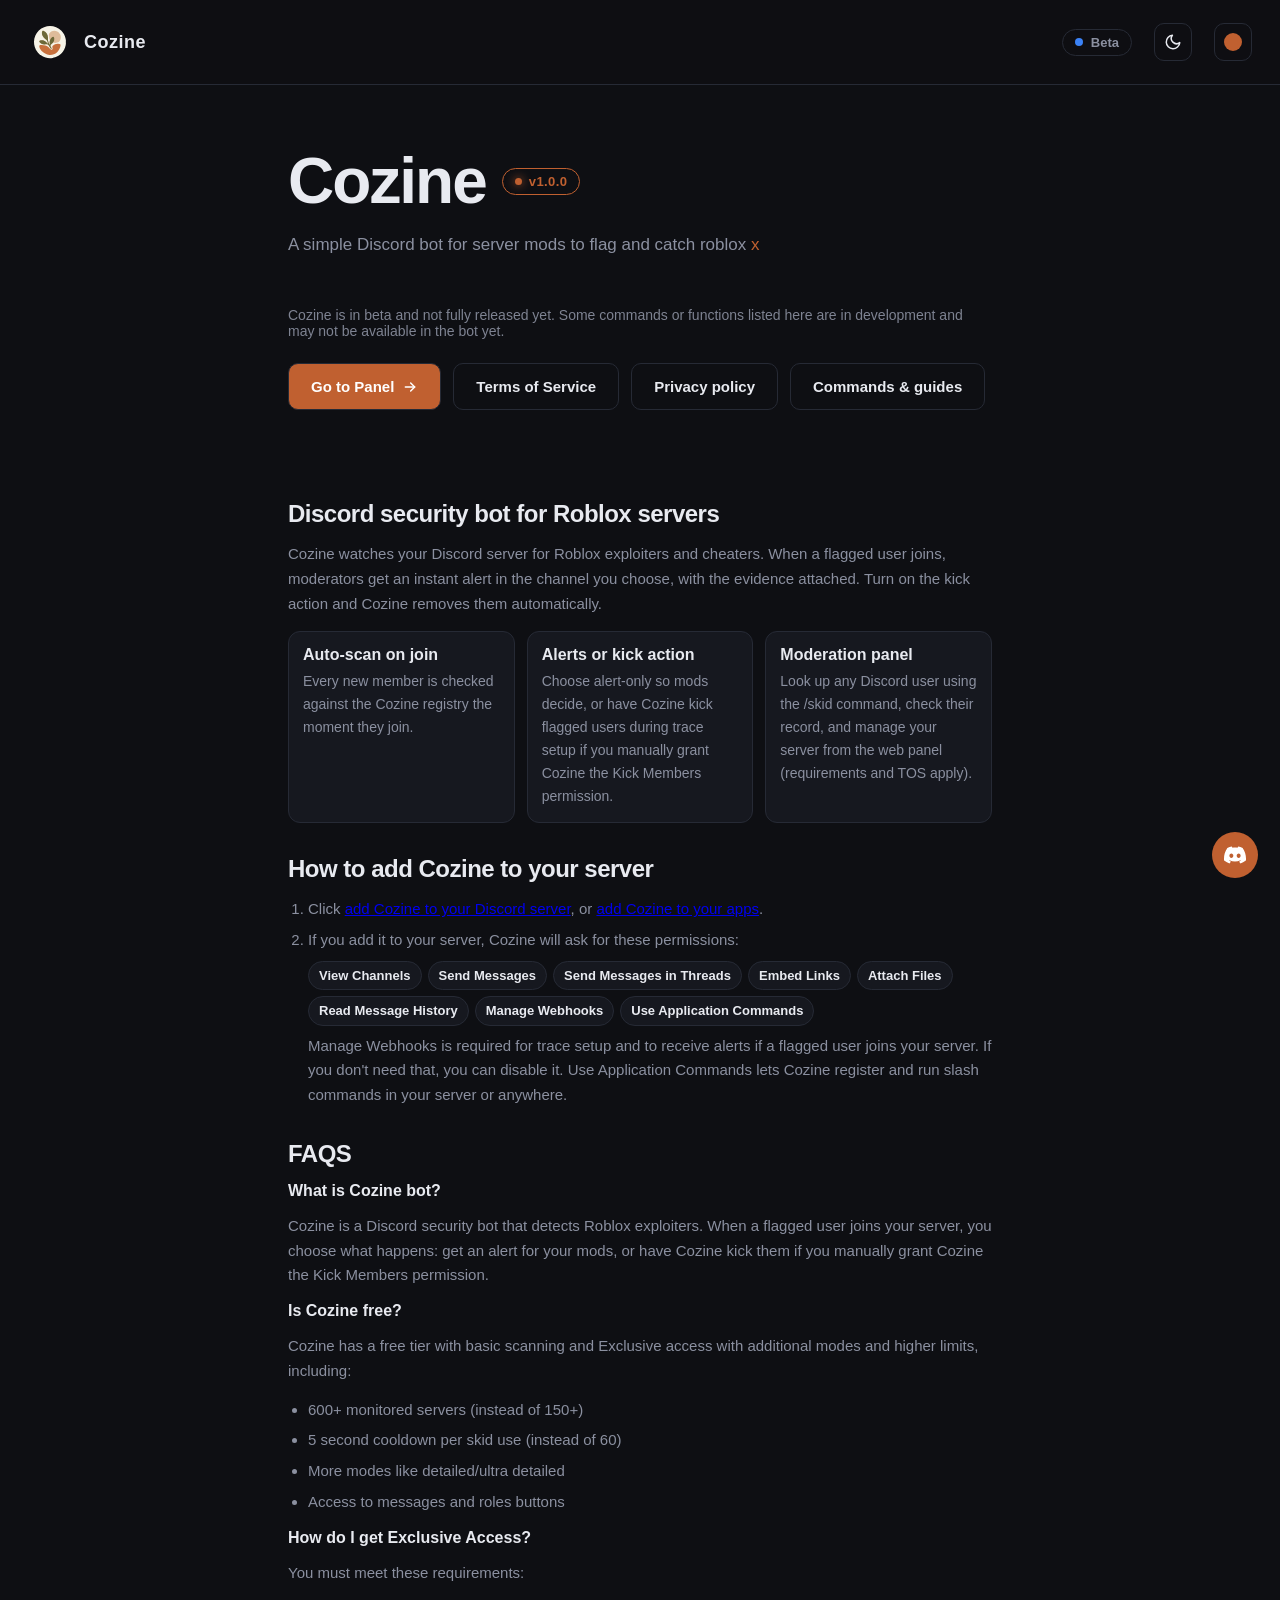
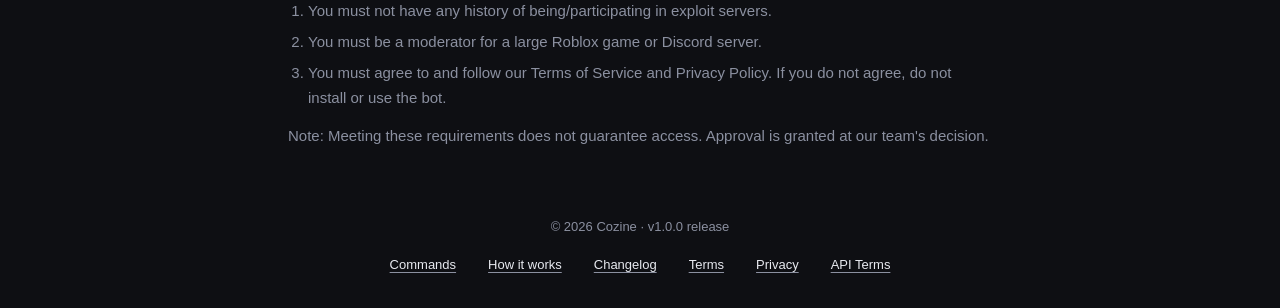
<file: index.html>
<!DOCTYPE html>
<html lang="en">
<head>
  <meta charset="UTF-8">
  <meta name="viewport" content="width=device-width, initial-scale=1.0">
  <title>Cozine - Roblox Exploiter Detection for Discord Servers</title>
  <link rel="icon" href="static/CozineLogo.svg">
  <link rel="stylesheet" href="style.css?v=20261116b">

  <meta name="description" content="Cozine is a Discord bot that helps server mods flag Roblox exploiters. Scan users on join, get alerts in your server, and review flagged accounts first.">
  <meta name="keywords" content="Cozine, Cozine bot, cozine xyz, discord bot, discord security bot, roblox exploiter detection, roblox cheaters, anti exploit discord bot, server moderation bot, roblox exploit checker">
  <meta name="robots" content="index, follow">
  <meta name="theme-color" content="#0e0f13">
  <link rel="canonical" href="https://cozine.xyz/">

  <meta property="og:title" content="Cozine - Discord Security Bot for Roblox Exploiter Detection">
  <meta property="og:description" content="Cozine flags Roblox exploiters automatically. Auto-scan members on join, alert mods, and keep your Discord server safe.">
  <meta property="og:url" content="https://cozine.xyz/">
  <meta property="og:type" content="website">
  <meta property="og:site_name" content="Cozine">
  <meta property="og:image" content="https://cozine.xyz/static/embedimage.png">
  <meta property="og:image:alt" content="Cozine - Discord bot for Roblox exploiter detection">

  <meta name="twitter:card" content="summary_large_image">
  <meta name="twitter:title" content="Cozine - Discord Security Bot for Roblox Exploiter Detection">
  <meta name="twitter:description" content="Auto-scan Discord members for Roblox exploits. Alerts, optional kick actions, and a moderation panel.">
  <meta name="twitter:image" content="https://cozine.xyz/static/embedimage.png">

  <link rel="discord:component-embed" type="application/json" href="https://cozine.xyz/static/embeds.json">

  <script type="application/ld+json">
  {
    "@context": "https://schema.org",
    "@type": "SoftwareApplication",
    "name": "Cozine",
    "alternateName": "Cozine Bot",
    "operatingSystem": "Discord",
    "applicationCategory": "UtilitiesApplication",
    "description": "Cozine is a Discord security bot that flags Roblox exploiters. Auto-scan new members, alert moderators, and keep servers safe.",
    "url": "https://cozine.xyz/",
    "offers": { "@type": "Offer", "price": "0", "priceCurrency": "USD" }
  }
  </script>
  <script type="application/ld+json">
  {
    "@context": "https://schema.org",
    "@type": "FAQPage",
    "mainEntity": [
      {
        "@type": "Question",
        "name": "What is Cozine bot?",
        "acceptedAnswer": { "@type": "Answer", "text": "Cozine is a Discord security bot that detects Roblox exploiters. When a flagged user joins your server, you choose what happens: get an alert for your mods, or have Cozine kick them if you manually grant Cozine the Kick Members permission." }
      },
      {
        "@type": "Question",
        "name": "Is Cozine free?",
        "acceptedAnswer": { "@type": "Answer", "text": "Cozine has a free tier with basic scanning and Exclusive access with additional modes and higher limits, including: 600+ monitored servers (instead of 150+), 5 second cooldown per skid use (instead of 60), more modes like detailed and ultra detailed, and access to messages and roles buttons." }
      }
    ]
  }
  </script>
</head>
<body>
  <div id="progress"></div>
  <header class="site-head">
    <span class="logo-ring"><img class="logo" src="static/CozineLogo.svg" alt="Cozine"></span>
    <a class="brand" href="https://cozine.xyz">Cozine</a>
    <span class="status" id="siteStatus" data-state="blue"><span class="dot"></span>Beta</span>
    <button id="themeToggle" class="theme-toggle" aria-label="Toggle theme">
      <svg class="i-sun" width="18" height="18" viewBox="0 0 24 24" fill="none" stroke="currentColor" stroke-width="2" stroke-linecap="round"><circle cx="12" cy="12" r="4"/><path d="M12 2v2M12 20v2M2 12h2M20 12h2M4.9 4.9l1.4 1.4M17.7 17.7l1.4 1.4M4.9 19.1l1.4-1.4M17.7 6.3l1.4-1.4"/></svg>
      <svg class="i-moon" width="18" height="18" viewBox="0 0 24 24" fill="none" stroke="currentColor" stroke-width="2" stroke-linecap="round" stroke-linejoin="round"><path d="M21 12.8A9 9 0 1 1 11.2 3a7 7 0 0 0 9.8 9.8z"/></svg>
    </button>
  </header>

  <main class="hero">
    <div class="title-row">
      <h1>Cozine</h1>
      <span class="badge" tabindex="0" aria-label="Version 1.0.0 changelog">
        <span class="badge-text">v1.0.0</span>
        <span class="badge-more">What's new</span>
        <span class="badge-pin" aria-hidden="true"><img src="static/Pin.png" alt="Pinned"></span>
        <div class="changelog">
          <div class="changelog-head">v1.0.0</div>
          <ul>
            <li>Beta release of the Cozine website and panel.</li>
          </ul>
        </div>
      </span>
    </div>
    <p class="tag">A simple Discord bot for server mods to flag and catch roblox <span class="accent">exploiters</span>.</p>
    <p style="font-size:14px; margin:4px 0 0; color:var(--muted); opacity:.9;">Cozine is in beta and not fully released yet. Some commands or functions listed here are in development and may not be available in the bot yet.</p>
    <div class="btns">
      <a class="btn primary" href="https://panel.cozine.xyz"><span>Go to Panel <svg class="btn-arrow" width="16" height="16" viewBox="0 0 24 24" fill="none" stroke="currentColor" stroke-width="2.2" stroke-linecap="round" stroke-linejoin="round"><path d="M5 12h14"/><path d="M13 6l6 6-6 6"/></svg></span></a>
      <a class="btn ghost" href="tos/"><span>Terms of Service</span></a>
      <a class="btn ghost" href="privacy/"><span>Privacy policy</span></a>
      <a class="btn ghost" href="commands/"><span>Commands &amp; guides</span></a>
    </div>
  </main>

  <section class="seo" aria-label="About Cozine">
    <h2>Discord security bot for Roblox servers</h2>
    <p>Cozine watches your Discord server for Roblox exploiters and cheaters. When a flagged user joins, moderators get an instant alert in the channel you choose, with the evidence attached. Turn on the kick action and Cozine removes them automatically.</p>
    <div class="seo-grid">
      <div class="seo-card">
        <h3>Auto-scan on join</h3>
        <p>Every new member is checked against the Cozine registry the moment they join.</p>
      </div>
      <div class="seo-card">
        <h3>Alerts or kick action</h3>
        <p>Choose alert-only so mods decide, or have Cozine kick flagged users during trace setup if you manually grant Cozine the Kick Members permission.</p>
      </div>
      <div class="seo-card">
        <h3>Moderation panel</h3>
        <p>Look up any Discord user using the /skid command, check their record, and manage your server from the web panel (requirements and TOS apply).</p>
      </div>
    </div>
    <h2>How to add Cozine to your server</h2>
    <ol class="seo-steps">
      <li>Click <a href="https://discord.com/oauth2/authorize?client_id=1449081051094712330&amp;permissions=277562379264&amp;scope=bot%20applications.commands" target="_blank" rel="noopener">add Cozine to your Discord server</a>, or <a href="https://discord.com/oauth2/authorize?client_id=1449081051094712330&amp;integration_type=1&amp;scope=applications.commands" target="_blank" rel="noopener">add Cozine to your apps</a>.</li>
      <li>If you add it to your server, Cozine will ask for these permissions:
        <ul class="perm-list">
          <li>View Channels</li>
          <li>Send Messages</li>
          <li>Send Messages in Threads</li>
          <li>Embed Links</li>
          <li>Attach Files</li>
          <li>Read Message History</li>
          <li>Manage Webhooks</li>
          <li>Use Application Commands</li>
        </ul>
        Manage Webhooks is required for trace setup and to receive alerts if a flagged user joins your server. If you don't need that, you can disable it. Use Application Commands lets Cozine register and run slash commands in your server or anywhere.</li>
    </ol>
    <h2>FAQS</h2>
    <h3>What is Cozine bot?</h3>
    <p>Cozine is a Discord security bot that detects Roblox exploiters. When a flagged user joins your server, you choose what happens: get an alert for your mods, or have Cozine kick them if you manually grant Cozine the Kick Members permission.</p>
    <h3>Is Cozine free?</h3>
    <p>Cozine has a free tier with basic scanning and Exclusive access with additional modes and higher limits, including:</p>
    <ul class="seo-steps">
      <li>600+ monitored servers (instead of 150+)</li>
      <li>5 second cooldown per skid use (instead of 60)</li>
      <li>More modes like detailed/ultra detailed</li>
      <li>Access to messages and roles buttons</li>
    </ul>
    <h3>How do I get Exclusive Access?</h3>
    <p>You must meet these requirements:</p>
    <ol class="seo-steps">
      <li>You must not have any history of being/participating in exploit servers.</li>
      <li>You must be a moderator for a large Roblox game or Discord server.</li>
      <li>You must agree to and follow our Terms of Service and Privacy Policy. If you do not agree, do not install or use the bot.</li>
    </ol>
    <p>Note: Meeting these requirements does not guarantee access. Approval is granted at our team's decision.</p>
  </section>

  <footer class="site-foot">
    <div>© <span id="year"></span> Cozine · v1.0.0 release</div>
    <nav class="foot-links" aria-label="Footer">
      <a href="commands/">Commands</a>
      <a href="how-it-works/">How it works</a>
      <a href="changelog/">Changelog</a>
      <a href="tos/">Terms</a>
      <a href="privacy/">Privacy</a>
      <a href="api-tos/">API Terms</a>
    </nav>
  </footer>

  <a class="discord-pill" href="https://discord.gg/3ZBebypZJS" target="_blank" rel="noopener" aria-label="Support server">
    <svg class="discord-icon" role="img" viewBox="0 0 24 24" xmlns="http://www.w3.org/2000/svg" aria-hidden="true" focusable="false"><path fill="currentColor" d="M20.317 4.3698a19.7913 19.7913 0 00-4.8851-1.5152.0741.0741 0 00-.0785.0371c-.211.3753-.4447.8648-.6083 1.2495-1.8447-.2762-3.68-.2762-5.4868 0-.1636-.3933-.4058-.8742-.6177-1.2495a.077.077 0 00-.0785-.037 19.7363 19.7363 0 00-4.8852 1.515.0699.0699 0 00-.0321.0277C.5334 9.0458-.319 13.5799.0992 18.0578a.0824.0824 0 00.0312.0561c2.0528 1.5076 4.0413 2.4228 5.9929 3.0294a.0777.0777 0 00.0842-.0276c.4616-.6304.8731-1.2952 1.226-1.9942a.076.076 0 00-.0416-.1057c-.6528-.2476-1.2743-.5495-1.8722-.8923a.077.077 0 01-.0076-.1277c.1258-.0943.2517-.1923.3718-.2914a.0743.0743 0 01.0776-.0105c3.9278 1.7933 8.18 1.7933 12.0614 0a.0739.0739 0 01.0785.0095c.1202.099.246.1981.3728.2924a.077.077 0 01-.0066.1276 12.2986 12.2986 0 01-1.873.8914.0766.0766 0 00-.0407.1067c.3604.698.7719 1.3628 1.225 1.9932a.076.076 0 00.0842.0286c1.961-.6067 3.9495-1.5219 6.0023-3.0294a.077.077 0 00.0313-.0552c.5004-5.177-.8382-9.6739-3.5485-13.6604a.061.061 0 00-.0312-.0286zM8.02 15.3312c-1.1825 0-2.1569-1.0857-2.1569-2.419 0-1.3332.9555-2.4189 2.157-2.4189 1.2108 0 2.1757 1.0952 2.1568 2.419 0 1.3332-.9555 2.4189-2.1569 2.4189zm7.9748 0c-1.1825 0-2.1569-1.0857-2.1569-2.419 0-1.3332.9554-2.4189 2.1569-2.4189 1.2108 0 2.1757 1.0952 2.1568 2.419 0 1.3332-.946 2.4189-2.1568 2.4189Z"/></svg>
    <span>Support server</span>
  </a>

  <script defer src="static/status.js?v=2026110901"></script>
  <script defer src="static/common.js?v=20261116b"></script>
  <script defer src="static/script.js?v=20261011l"></script>
</body>
</html>
</file>
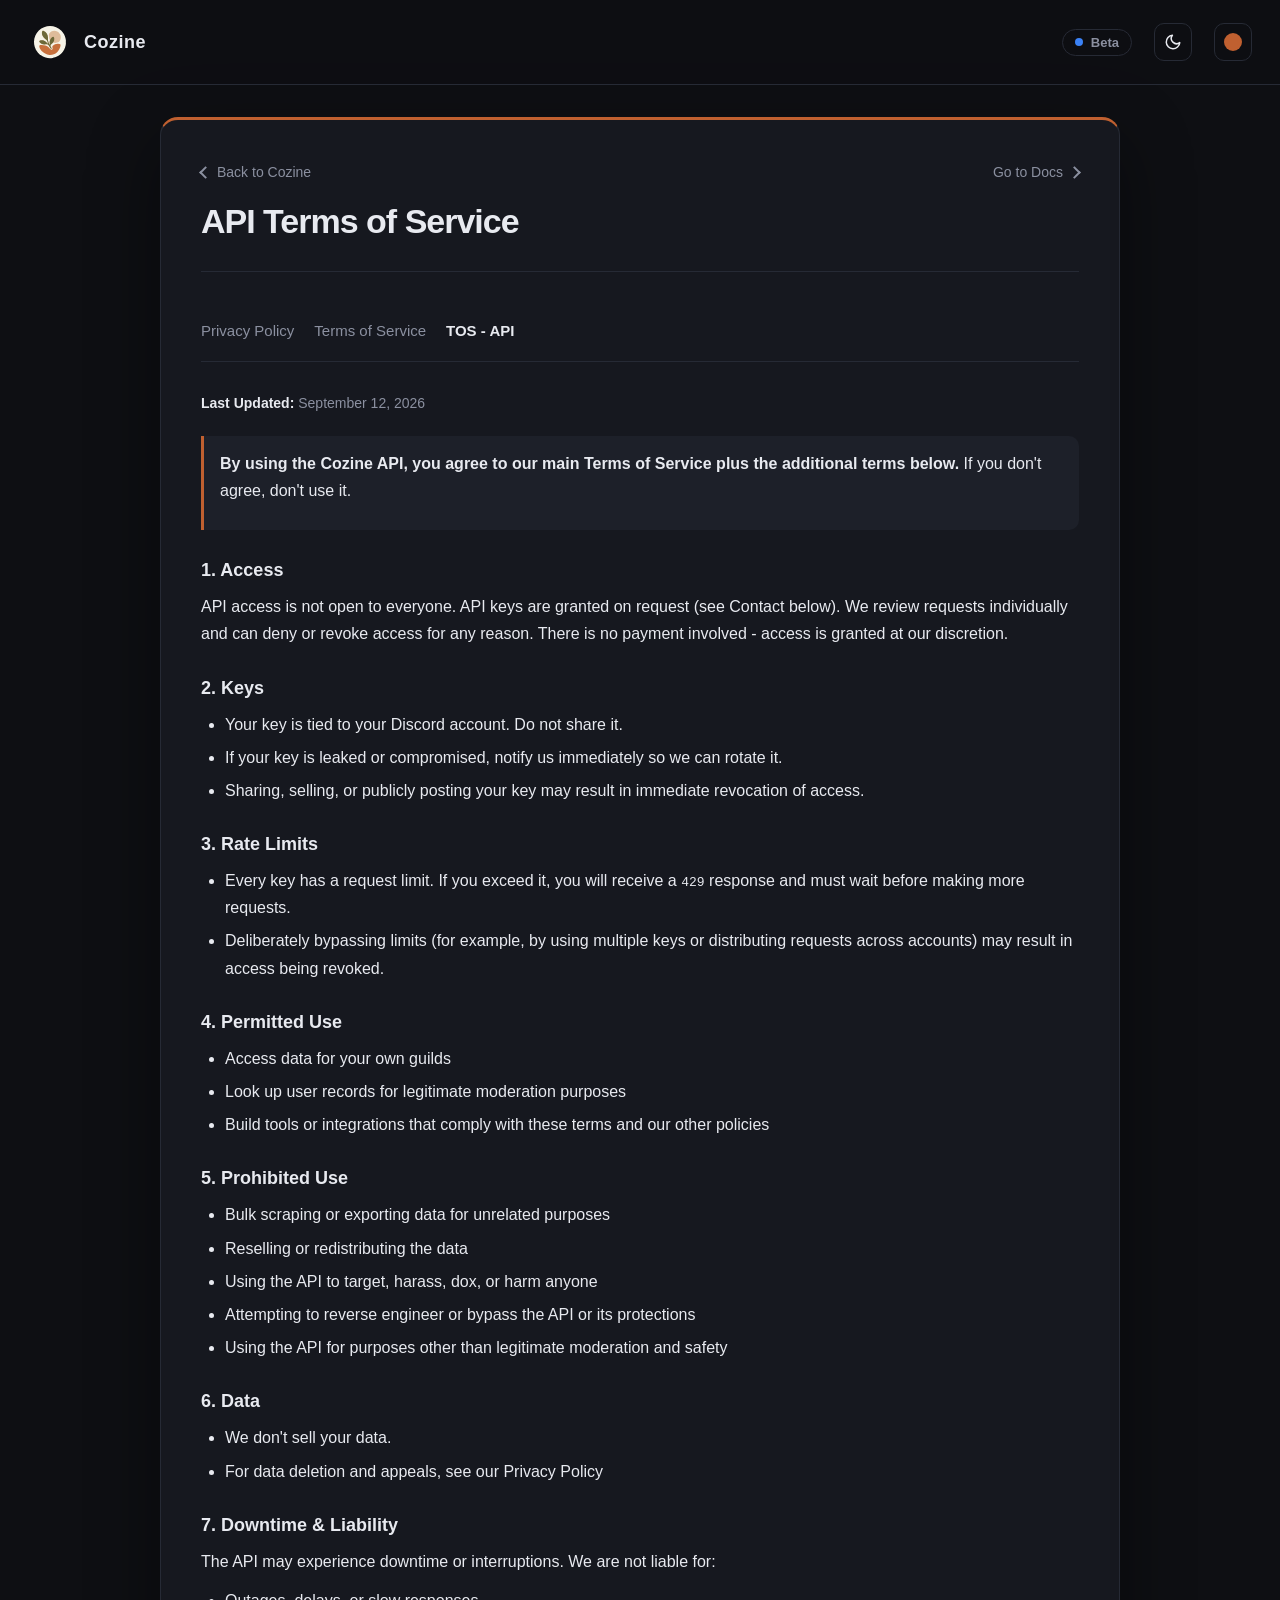
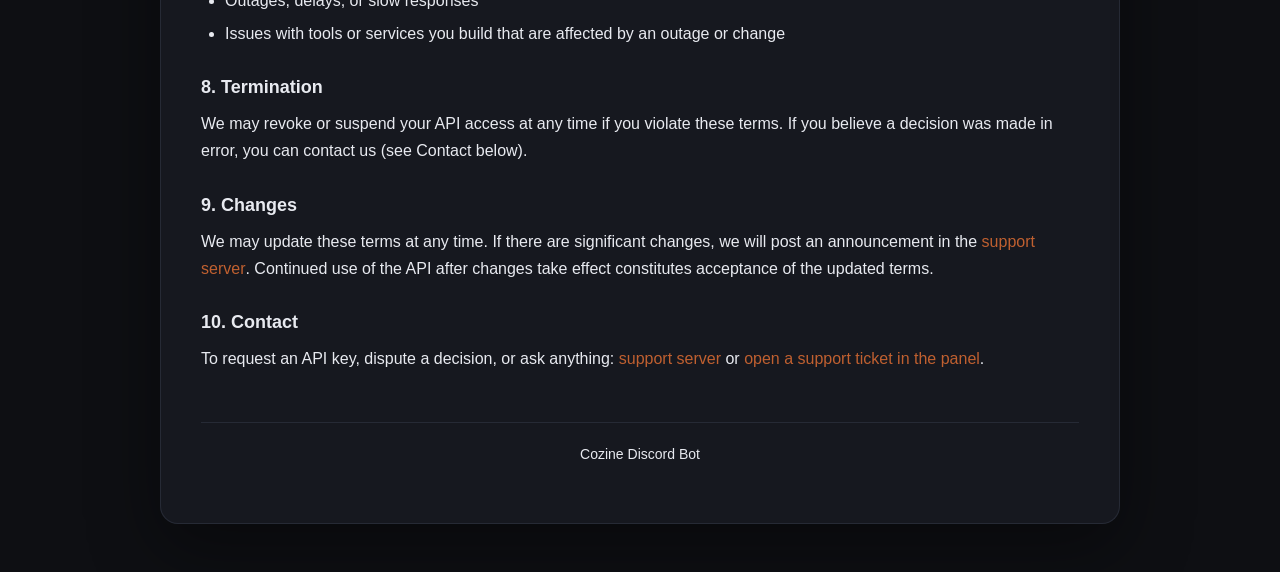
<file: api-tos/index.html>
<!DOCTYPE html>
<html lang="en">
<head>
    <meta charset="UTF-8">
    <meta name="viewport" content="width=device-width, initial-scale=1.0">
    <title>Cozine API Terms of Service - API Use and Requirements</title>
    <meta name="description" content="Read the Cozine API Terms of Service for API access, key usage, rate limits, allowed use, and the rules for integrating Cozine data into your own tools.">
    <meta name="robots" content="index, follow">
    <link rel="canonical" href="https://cozine.xyz/api-tos/">
    <link rel="icon" href="../static/CozineLogo.svg">
    <link rel="stylesheet" href="../style.css?v=20261116b">
</head>
<body class="legal">
    <div id="progress"></div>
    <header class="site-head">
        <span class="logo-ring"><img class="logo" src="../static/CozineLogo.svg" alt="Cozine"></span>
        <a class="brand" href="https://cozine.xyz">Cozine</a>
        <span class="status" id="siteStatus" data-state="blue"><span class="dot"></span>Beta</span>
        <button id="themeToggle" class="theme-toggle" aria-label="Toggle theme">
            <svg class="i-sun" width="18" height="18" viewBox="0 0 24 24" fill="none" stroke="currentColor" stroke-width="2" stroke-linecap="round"><circle cx="12" cy="12" r="4"/><path d="M12 2v2M12 20v2M2 12h2M20 12h2M4.9 4.9l1.4 1.4M17.7 17.7l1.4 1.4M4.9 19.1l1.4-1.4M17.7 6.3l1.4-1.4"/></svg>
            <svg class="i-moon" width="18" height="18" viewBox="0 0 24 24" fill="none" stroke="currentColor" stroke-width="2" stroke-linecap="round" stroke-linejoin="round"><path d="M21 12.8A9 9 0 1 1 11.2 3a7 7 0 0 0 9.8 9.8z"/></svg>
        </button>
    </header>
    <div class="container">
        <div class="page-top">
            <a class="back" href="../">Back to Cozine</a>
            <a class="back forward" href="../commands/">Go to Docs</a>
        </div>
        <header>
            <div class="title-row">
                <h1>API Terms of Service</h1>
            </div>
        </header>
        <nav>
            <a class="nav-btn" href="../privacy/">Privacy Policy</a>
            <a class="nav-btn" href="../tos/">Terms of Service</a>
            <a class="nav-btn active" href="../api-tos/" aria-current="page">TOS - API</a>
        </nav>
        <div id="api-tos" class="content active">
<p class="last-updated"><strong>Last Updated:</strong> September 12, 2026</p>

            <div class="highlight">
                <p><strong>By using the Cozine API, you agree to our main Terms of Service plus the additional terms below.</strong> If you don't agree, don't use it.</p>
            </div>

            <h2>1. Access</h2>
            <p>API access is not open to everyone. API keys are granted on request (see Contact below). We review requests individually and can deny or revoke access for any reason. There is no payment involved - access is granted at our discretion.</p>

            <h2>2. Keys</h2>
            <ul>
                <li>Your key is tied to your Discord account. Do not share it.</li>
                <li>If your key is leaked or compromised, notify us immediately so we can rotate it.</li>
                <li>Sharing, selling, or publicly posting your key may result in immediate revocation of access.</li>
            </ul>

            <h2>3. Rate Limits</h2>
            <ul>
                <li>Every key has a request limit. If you exceed it, you will receive a <code>429</code> response and must wait before making more requests.</li>
                <li>Deliberately bypassing limits (for example, by using multiple keys or distributing requests across accounts) may result in access being revoked.</li>
            </ul>

            <h2>4. Permitted Use</h2>
            <ul>
                <li>Access data for your own guilds</li>
                <li>Look up user records for legitimate moderation purposes</li>
                <li>Build tools or integrations that comply with these terms and our other policies</li>
            </ul>

            <h2>5. Prohibited Use</h2>
            <ul>
                <li>Bulk scraping or exporting data for unrelated purposes</li>
                <li>Reselling or redistributing the data</li>
                <li>Using the API to target, harass, dox, or harm anyone</li>
                <li>Attempting to reverse engineer or bypass the API or its protections</li>
                <li>Using the API for purposes other than legitimate moderation and safety</li>
            </ul>

            <h2>6. Data</h2>
            <ul>
                <li>We don't sell your data.</li>
                <li>For data deletion and appeals, see our Privacy Policy</li>
            </ul>

            <h2>7. Downtime & Liability</h2>
            <p>The API may experience downtime or interruptions. We are not liable for:</p>
            <ul>
                <li>Outages, delays, or slow responses</li>
                <li>Issues with tools or services you build that are affected by an outage or change</li>
            </ul>

            <h2>8. Termination</h2>
            <p>We may revoke or suspend your API access at any time if you violate these terms. If you believe a decision was made in error, you can contact us (see Contact below).</p>

            <h2>9. Changes</h2>
            <p>We may update these terms at any time. If there are significant changes, we will post an announcement in the <a href="https://discord.gg/3ZBebypZJS" target="_blank">support server</a>. Continued use of the API after changes take effect constitutes acceptance of the updated terms.</p>

            <h2>10. Contact</h2>
            <p>To request an API key, dispute a decision, or ask anything: <a href="https://discord.gg/3ZBebypZJS" target="_blank">support server</a> or <a href="https://panel.cozine.xyz" target="_blank">open a support ticket in the panel</a>.</p>
        </div>
        <footer>
            <p>Cozine Discord Bot</p>
        </footer>
    </div>
    <script src="../static/status.js?v=2026110901"></script>
    <script src="../static/common.js?v=20261116b"></script>
    <script>
    (function () {
        document.body.classList.add('js-reveal');
        var revealEls = document.querySelectorAll('.legal .content h2, .legal .content p, .legal .content ul, .legal .content .highlight');
        if ('IntersectionObserver' in window) {
            var io = new IntersectionObserver(function (entries) {
                entries.forEach(function (en) {
                    if (en.isIntersecting) {
                        en.target.classList.add('reveal-in');
                        io.unobserve(en.target);
                    }
                });
            }, { threshold: 0.12 });
            revealEls.forEach(function (el) { io.observe(el); });
        } else {
            revealEls.forEach(function (el) { el.classList.add('reveal-in'); });
        }
    })();
    </script>
</body>
</html>
</file>
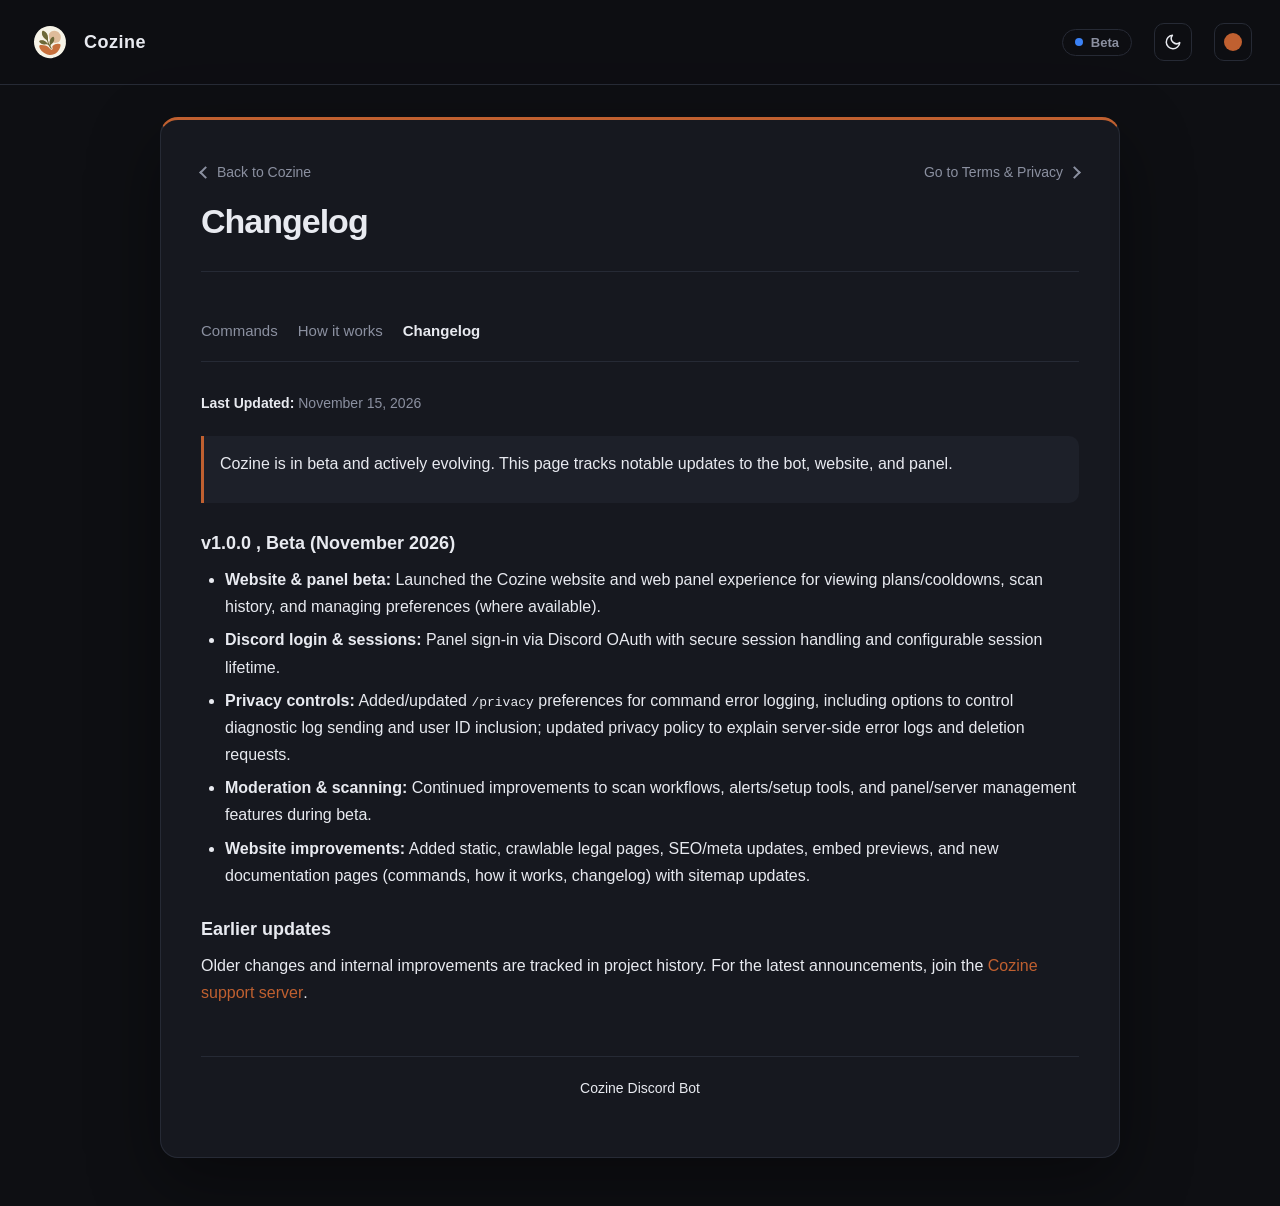
<file: changelog/index.html>
<!DOCTYPE html>
<html lang="en">
<head>
    <meta charset="UTF-8">
    <meta name="viewport" content="width=device-width, initial-scale=1.0">
    <title>Cozine Changelog - Updates to the Bot, Panel, and Website</title>
    <meta name="description" content="See recent Cozine updates across the Discord bot, website, and panel, including new features, fixes, security changes, and release notes for each version.">
    <meta name="robots" content="index, follow">
    <link rel="canonical" href="https://cozine.xyz/changelog/">
    <link rel="icon" href="../static/CozineLogo.svg">
    <link rel="stylesheet" href="../style.css?v=20261116b">
</head>
<body class="legal">
    <div id="progress"></div>
    <header class="site-head">
        <span class="logo-ring"><img class="logo" src="../static/CozineLogo.svg" alt="Cozine"></span>
        <a class="brand" href="https://cozine.xyz">Cozine</a>
        <span class="status" id="siteStatus" data-state="blue"><span class="dot"></span>Beta</span>
        <button id="themeToggle" class="theme-toggle" aria-label="Toggle theme">
            <svg class="i-sun" width="18" height="18" viewBox="0 0 24 24" fill="none" stroke="currentColor" stroke-width="2" stroke-linecap="round"><circle cx="12" cy="12" r="4"/><path d="M12 2v2M12 20v2M2 12h2M20 12h2M4.9 4.9l1.4 1.4M17.7 17.7l1.4 1.4M4.9 19.1l1.4-1.4M17.7 6.3l1.4-1.4"/></svg>
            <svg class="i-moon" width="18" height="18" viewBox="0 0 24 24" fill="none" stroke="currentColor" stroke-width="2" stroke-linecap="round" stroke-linejoin="round"><path d="M21 12.8A9 9 0 1 1 11.2 3a7 7 0 0 0 9.8 9.8z"/></svg>
        </button>
    </header>
    <div class="container">
        <div class="page-top">
            <a class="back" href="../">Back to Cozine</a>
            <a class="back forward" href="../tos/">Go to Terms & Privacy</a>
        </div>
        <header>
            <div class="title-row">
                <h1>Changelog</h1>
            </div>
        </header>
        <nav>
            <a class="nav-btn" href="../commands/">Commands</a>
            <a class="nav-btn" href="../how-it-works/">How it works</a>
            <a class="nav-btn active" href="../changelog/" aria-current="page">Changelog</a>
        </nav>
        <div class="content active">
            <p class="last-updated"><strong>Last Updated:</strong> November 15, 2026</p>

            <div class="highlight">
                <p>Cozine is in beta and actively evolving. This page tracks notable updates to the bot, website, and panel.</p>
            </div>

            <h2>v1.0.0 , Beta (November 2026)</h2>
            <ul>
                <li><strong>Website & panel beta:</strong> Launched the Cozine website and web panel experience for viewing plans/cooldowns, scan history, and managing preferences (where available).</li>
                <li><strong>Discord login & sessions:</strong> Panel sign-in via Discord OAuth with secure session handling and configurable session lifetime.</li>
                <li><strong>Privacy controls:</strong> Added/updated <code>/privacy</code> preferences for command error logging, including options to control diagnostic log sending and user ID inclusion; updated privacy policy to explain server-side error logs and deletion requests.</li>
                <li><strong>Moderation & scanning:</strong> Continued improvements to scan workflows, alerts/setup tools, and panel/server management features during beta.</li>
                <li><strong>Website improvements:</strong> Added static, crawlable legal pages, SEO/meta updates, embed previews, and new documentation pages (commands, how it works, changelog) with sitemap updates.</li>
            </ul>

            <h2>Earlier updates</h2>
            <p>Older changes and internal improvements are tracked in project history. For the latest announcements, join the <a href="https://discord.gg/3ZBebypZJS" target="_blank" rel="noopener">Cozine support server</a>.</p>
        </div>
        <footer>
            <p>Cozine Discord Bot</p>
        </footer>
    </div>
    <script src="../static/status.js?v=2026110901"></script>
    <script src="../static/common.js?v=20261116b"></script>
    <script>
    (function () {
        document.body.classList.add('js-reveal');
        var revealEls = document.querySelectorAll('.legal .content h2, .legal .content p, .legal .content ul, .legal .content .highlight');
        if ('IntersectionObserver' in window) {
            var io = new IntersectionObserver(function (entries) {
                entries.forEach(function (en) {
                    if (en.isIntersecting) {
                        en.target.classList.add('reveal-in');
                        io.unobserve(en.target);
                    }
                });
            }, { threshold: 0.12 });
            revealEls.forEach(function (el) { io.observe(el); });
        } else {
            revealEls.forEach(function (el) { el.classList.add('reveal-in'); });
        }
    })();
    </script>
</body>
</html>
</file>
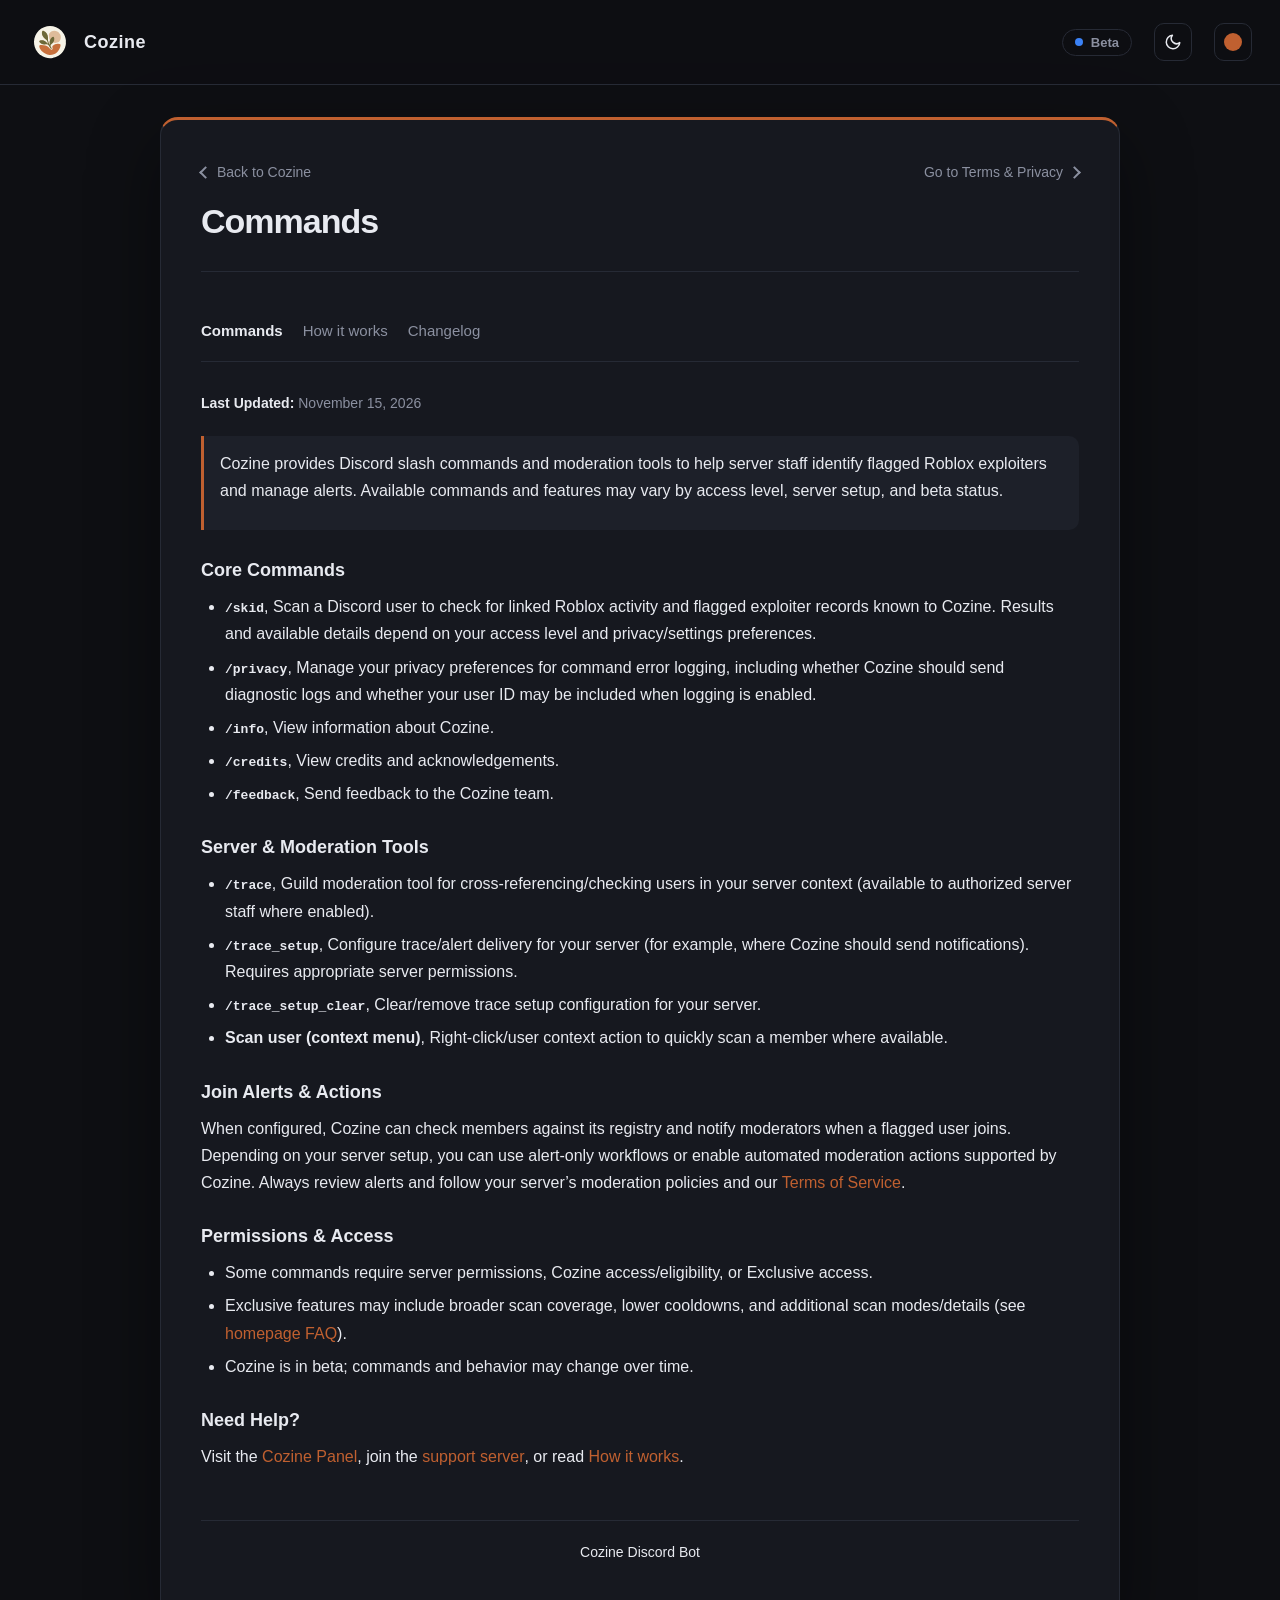
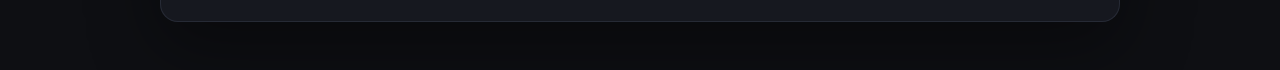
<file: commands/index.html>
<!DOCTYPE html>
<html lang="en">
<head>
    <meta charset="UTF-8">
    <meta name="viewport" content="width=device-width, initial-scale=1.0">
    <title>Cozine Commands - Discord Bot Command List and Reference</title>
    <meta name="description" content="Browse Cozine Discord bot commands, including /skid, /privacy, /trace, and server setup tools for Roblox exploiter checks, alerts, and moderation workflows.">
    <meta name="robots" content="index, follow">
    <link rel="canonical" href="https://cozine.xyz/commands/">
    <link rel="icon" href="../static/CozineLogo.svg">
    <link rel="stylesheet" href="../style.css?v=20261116b">
</head>
<body class="legal">
    <div id="progress"></div>
    <header class="site-head">
        <span class="logo-ring"><img class="logo" src="../static/CozineLogo.svg" alt="Cozine"></span>
        <a class="brand" href="https://cozine.xyz">Cozine</a>
        <span class="status" id="siteStatus" data-state="blue"><span class="dot"></span>Beta</span>
        <button id="themeToggle" class="theme-toggle" aria-label="Toggle theme">
            <svg class="i-sun" width="18" height="18" viewBox="0 0 24 24" fill="none" stroke="currentColor" stroke-width="2" stroke-linecap="round"><circle cx="12" cy="12" r="4"/><path d="M12 2v2M12 20v2M2 12h2M20 12h2M4.9 4.9l1.4 1.4M17.7 17.7l1.4 1.4M4.9 19.1l1.4-1.4M17.7 6.3l1.4-1.4"/></svg>
            <svg class="i-moon" width="18" height="18" viewBox="0 0 24 24" fill="none" stroke="currentColor" stroke-width="2" stroke-linecap="round" stroke-linejoin="round"><path d="M21 12.8A9 9 0 1 1 11.2 3a7 7 0 0 0 9.8 9.8z"/></svg>
        </button>
    </header>
    <div class="container">
        <div class="page-top">
            <a class="back" href="../">Back to Cozine</a>
            <a class="back forward" href="../tos/">Go to Terms & Privacy</a>
        </div>
        <header>
            <div class="title-row">
                <h1>Commands</h1>
            </div>
        </header>
        <nav>
            <a class="nav-btn active" href="../commands/" aria-current="page">Commands</a>
            <a class="nav-btn" href="../how-it-works/">How it works</a>
            <a class="nav-btn" href="../changelog/">Changelog</a>
        </nav>
        <div class="content active">
            <p class="last-updated"><strong>Last Updated:</strong> November 15, 2026</p>

            <div class="highlight">
                <p>Cozine provides Discord slash commands and moderation tools to help server staff identify flagged Roblox exploiters and manage alerts. Available commands and features may vary by access level, server setup, and beta status.</p>
            </div>

            <h2>Core Commands</h2>
            <ul>
                <li><strong><code>/skid</code></strong>, Scan a Discord user to check for linked Roblox activity and flagged exploiter records known to Cozine. Results and available details depend on your access level and privacy/settings preferences.</li>
                <li><strong><code>/privacy</code></strong>, Manage your privacy preferences for command error logging, including whether Cozine should send diagnostic logs and whether your user ID may be included when logging is enabled.</li>
                <li><strong><code>/info</code></strong>, View information about Cozine.</li>
                <li><strong><code>/credits</code></strong>, View credits and acknowledgements.</li>
                <li><strong><code>/feedback</code></strong>, Send feedback to the Cozine team.</li>
            </ul>

            <h2>Server & Moderation Tools</h2>
            <ul>
                <li><strong><code>/trace</code></strong>, Guild moderation tool for cross-referencing/checking users in your server context (available to authorized server staff where enabled).</li>
                <li><strong><code>/trace_setup</code></strong>, Configure trace/alert delivery for your server (for example, where Cozine should send notifications). Requires appropriate server permissions.</li>
                <li><strong><code>/trace_setup_clear</code></strong>, Clear/remove trace setup configuration for your server.</li>
                <li><strong>Scan user (context menu)</strong>, Right-click/user context action to quickly scan a member where available.</li>
            </ul>

            <h2>Join Alerts & Actions</h2>
            <p>When configured, Cozine can check members against its registry and notify moderators when a flagged user joins. Depending on your server setup, you can use alert-only workflows or enable automated moderation actions supported by Cozine. Always review alerts and follow your server’s moderation policies and our <a href="../tos/">Terms of Service</a>.</p>

            <h2>Permissions & Access</h2>
            <ul>
                <li>Some commands require server permissions, Cozine access/eligibility, or Exclusive access.</li>
                <li>Exclusive features may include broader scan coverage, lower cooldowns, and additional scan modes/details (see <a href="../">homepage FAQ</a>).</li>
                <li>Cozine is in beta; commands and behavior may change over time.</li>
            </ul>

            <h2>Need Help?</h2>
            <p>Visit the <a href="https://panel.cozine.xyz" target="_blank" rel="noopener">Cozine Panel</a>, join the <a href="https://discord.gg/3ZBebypZJS" target="_blank" rel="noopener">support server</a>, or read <a href="../how-it-works/">How it works</a>.</p>
        </div>
        <footer>
            <p>Cozine Discord Bot</p>
        </footer>
    </div>
    <script src="../static/status.js?v=2026110901"></script>
    <script src="../static/common.js?v=20261116b"></script>
    <script>
    (function () {
        document.body.classList.add('js-reveal');
        var revealEls = document.querySelectorAll('.legal .content h2, .legal .content p, .legal .content ul, .legal .content .highlight');
        if ('IntersectionObserver' in window) {
            var io = new IntersectionObserver(function (entries) {
                entries.forEach(function (en) {
                    if (en.isIntersecting) {
                        en.target.classList.add('reveal-in');
                        io.unobserve(en.target);
                    }
                });
            }, { threshold: 0.12 });
            revealEls.forEach(function (el) { io.observe(el); });
        } else {
            revealEls.forEach(function (el) { el.classList.add('reveal-in'); });
        }
    })();
    </script>
</body>
</html>
</file>
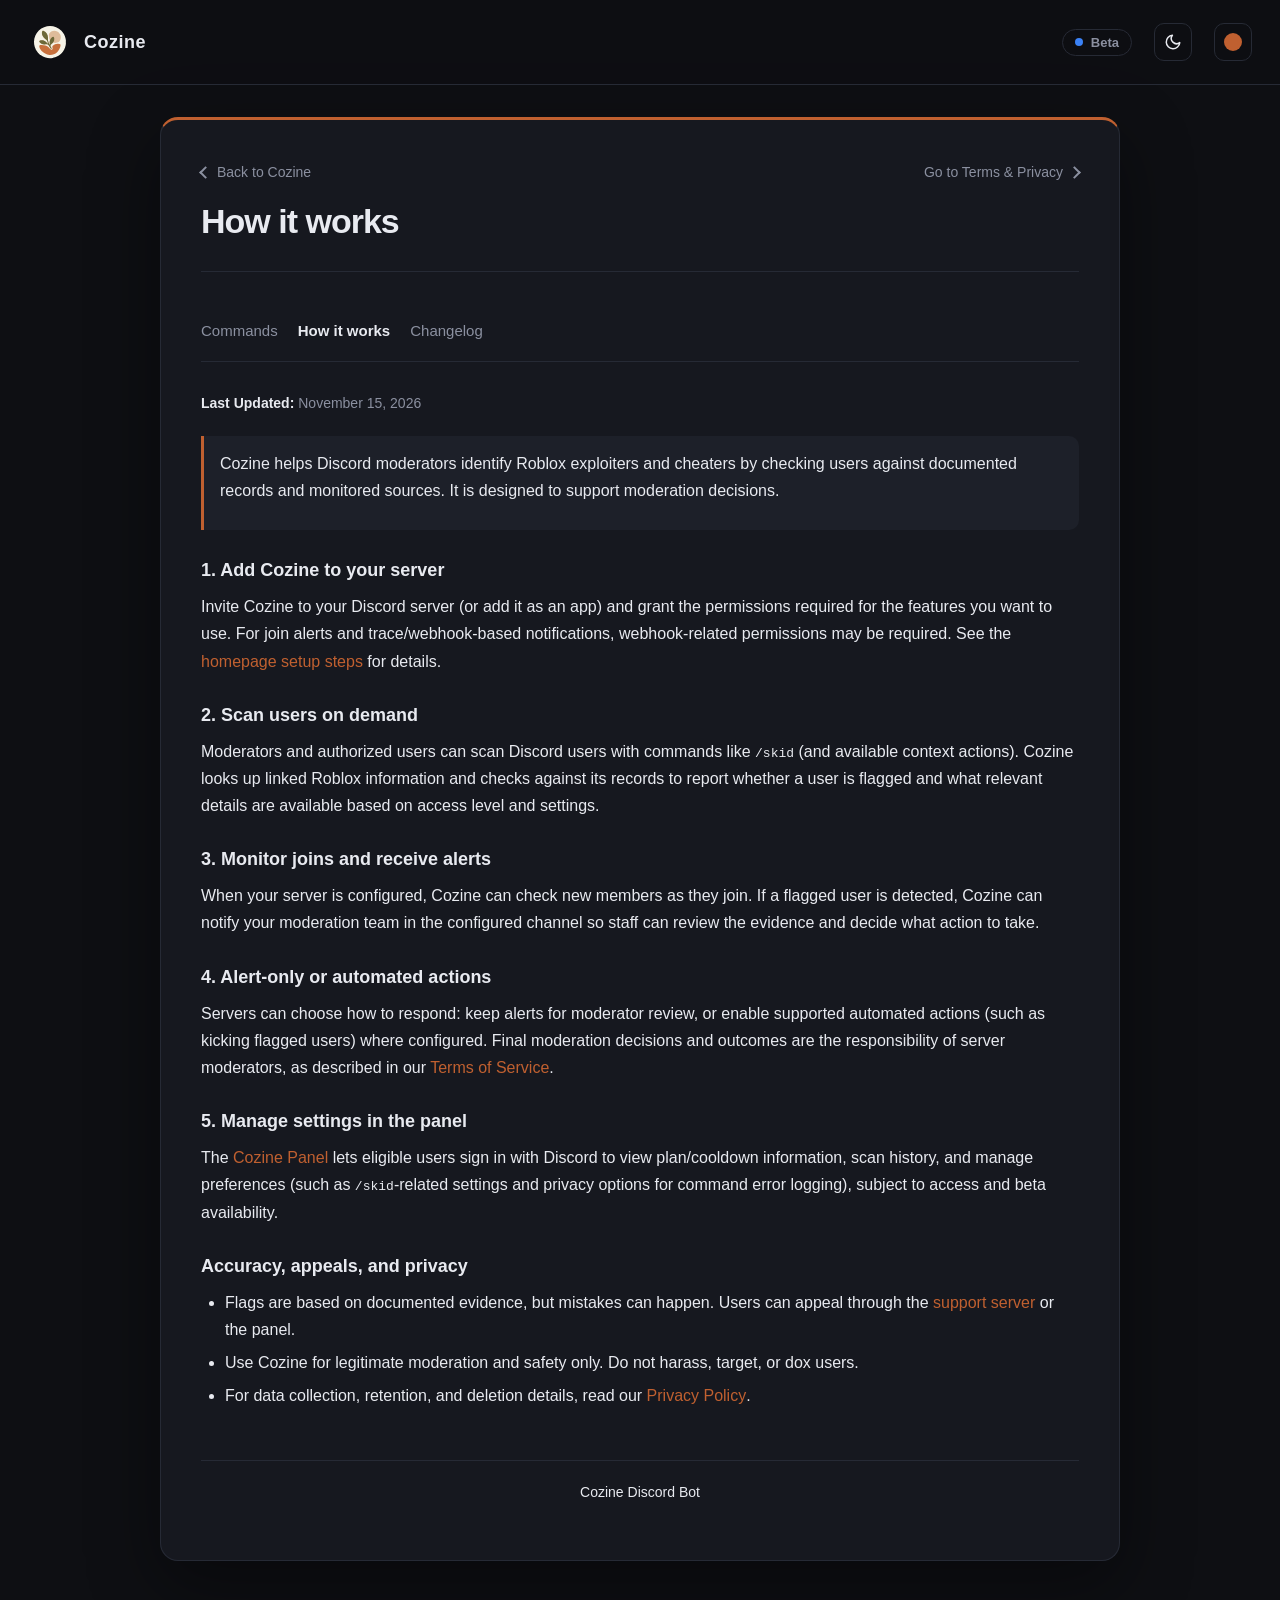
<file: how-it-works/index.html>
<!DOCTYPE html>
<html lang="en">
<head>
    <meta charset="UTF-8">
    <meta name="viewport" content="width=device-width, initial-scale=1.0">
    <title>How Cozine Works - Roblox Exploiter Detection for Discord</title>
    <meta name="description" content="Learn how Cozine detects flagged Roblox exploiters in Discord servers, sends alerts to moderators, and supports manual review before action is taken.">
    <meta name="robots" content="index, follow">
    <link rel="canonical" href="https://cozine.xyz/how-it-works/">
    <link rel="icon" href="../static/CozineLogo.svg">
    <link rel="stylesheet" href="../style.css?v=20261116b">
</head>
<body class="legal">
    <div id="progress"></div>
    <header class="site-head">
        <span class="logo-ring"><img class="logo" src="../static/CozineLogo.svg" alt="Cozine"></span>
        <a class="brand" href="https://cozine.xyz">Cozine</a>
        <span class="status" id="siteStatus" data-state="blue"><span class="dot"></span>Beta</span>
        <button id="themeToggle" class="theme-toggle" aria-label="Toggle theme">
            <svg class="i-sun" width="18" height="18" viewBox="0 0 24 24" fill="none" stroke="currentColor" stroke-width="2" stroke-linecap="round"><circle cx="12" cy="12" r="4"/><path d="M12 2v2M12 20v2M2 12h2M20 12h2M4.9 4.9l1.4 1.4M17.7 17.7l1.4 1.4M4.9 19.1l1.4-1.4M17.7 6.3l1.4-1.4"/></svg>
            <svg class="i-moon" width="18" height="18" viewBox="0 0 24 24" fill="none" stroke="currentColor" stroke-width="2" stroke-linecap="round" stroke-linejoin="round"><path d="M21 12.8A9 9 0 1 1 11.2 3a7 7 0 0 0 9.8 9.8z"/></svg>
        </button>
    </header>
    <div class="container">
        <div class="page-top">
            <a class="back" href="../">Back to Cozine</a>
            <a class="back forward" href="../tos/">Go to Terms & Privacy</a>
        </div>
        <header>
            <div class="title-row">
                <h1>How it works</h1>
            </div>
        </header>
        <nav>
            <a class="nav-btn" href="../commands/">Commands</a>
            <a class="nav-btn active" href="../how-it-works/" aria-current="page">How it works</a>
            <a class="nav-btn" href="../changelog/">Changelog</a>
        </nav>
        <div class="content active">
            <p class="last-updated"><strong>Last Updated:</strong> November 15, 2026</p>

            <div class="highlight">
                <p>Cozine helps Discord moderators identify Roblox exploiters and cheaters by checking users against documented records and monitored sources. It is designed to support moderation decisions.</p>
            </div>

            <h2>1. Add Cozine to your server</h2>
            <p>Invite Cozine to your Discord server (or add it as an app) and grant the permissions required for the features you want to use. For join alerts and trace/webhook-based notifications, webhook-related permissions may be required. See the <a href="../">homepage setup steps</a> for details.</p>

            <h2>2. Scan users on demand</h2>
            <p>Moderators and authorized users can scan Discord users with commands like <code>/skid</code> (and available context actions). Cozine looks up linked Roblox information and checks against its records to report whether a user is flagged and what relevant details are available based on access level and settings.</p>

            <h2>3. Monitor joins and receive alerts</h2>
            <p>When your server is configured, Cozine can check new members as they join. If a flagged user is detected, Cozine can notify your moderation team in the configured channel so staff can review the evidence and decide what action to take.</p>

            <h2>4. Alert-only or automated actions</h2>
            <p>Servers can choose how to respond: keep alerts for moderator review, or enable supported automated actions (such as kicking flagged users) where configured. Final moderation decisions and outcomes are the responsibility of server moderators, as described in our <a href="../tos/">Terms of Service</a>.</p>

            <h2>5. Manage settings in the panel</h2>
            <p>The <a href="https://panel.cozine.xyz" target="_blank" rel="noopener">Cozine Panel</a> lets eligible users sign in with Discord to view plan/cooldown information, scan history, and manage preferences (such as <code>/skid</code>-related settings and privacy options for command error logging), subject to access and beta availability.</p>

            <h2>Accuracy, appeals, and privacy</h2>
            <ul>
                <li>Flags are based on documented evidence, but mistakes can happen. Users can appeal through the <a href="https://discord.gg/3ZBebypZJS" target="_blank" rel="noopener">support server</a> or the panel.</li>
                <li>Use Cozine for legitimate moderation and safety only. Do not harass, target, or dox users.</li>
                <li>For data collection, retention, and deletion details, read our <a href="../privacy/">Privacy Policy</a>.</li>
            </ul>
        </div>
        <footer>
            <p>Cozine Discord Bot</p>
        </footer>
    </div>
    <script src="../static/status.js?v=2026110901"></script>
    <script src="../static/common.js?v=20261116b"></script>
    <script>
    (function () {
        document.body.classList.add('js-reveal');
        var revealEls = document.querySelectorAll('.legal .content h2, .legal .content p, .legal .content ul, .legal .content .highlight');
        if ('IntersectionObserver' in window) {
            var io = new IntersectionObserver(function (entries) {
                entries.forEach(function (en) {
                    if (en.isIntersecting) {
                        en.target.classList.add('reveal-in');
                        io.unobserve(en.target);
                    }
                });
            }, { threshold: 0.12 });
            revealEls.forEach(function (el) { io.observe(el); });
        } else {
            revealEls.forEach(function (el) { el.classList.add('reveal-in'); });
        }
    })();
    </script>
</body>
</html>
</file>
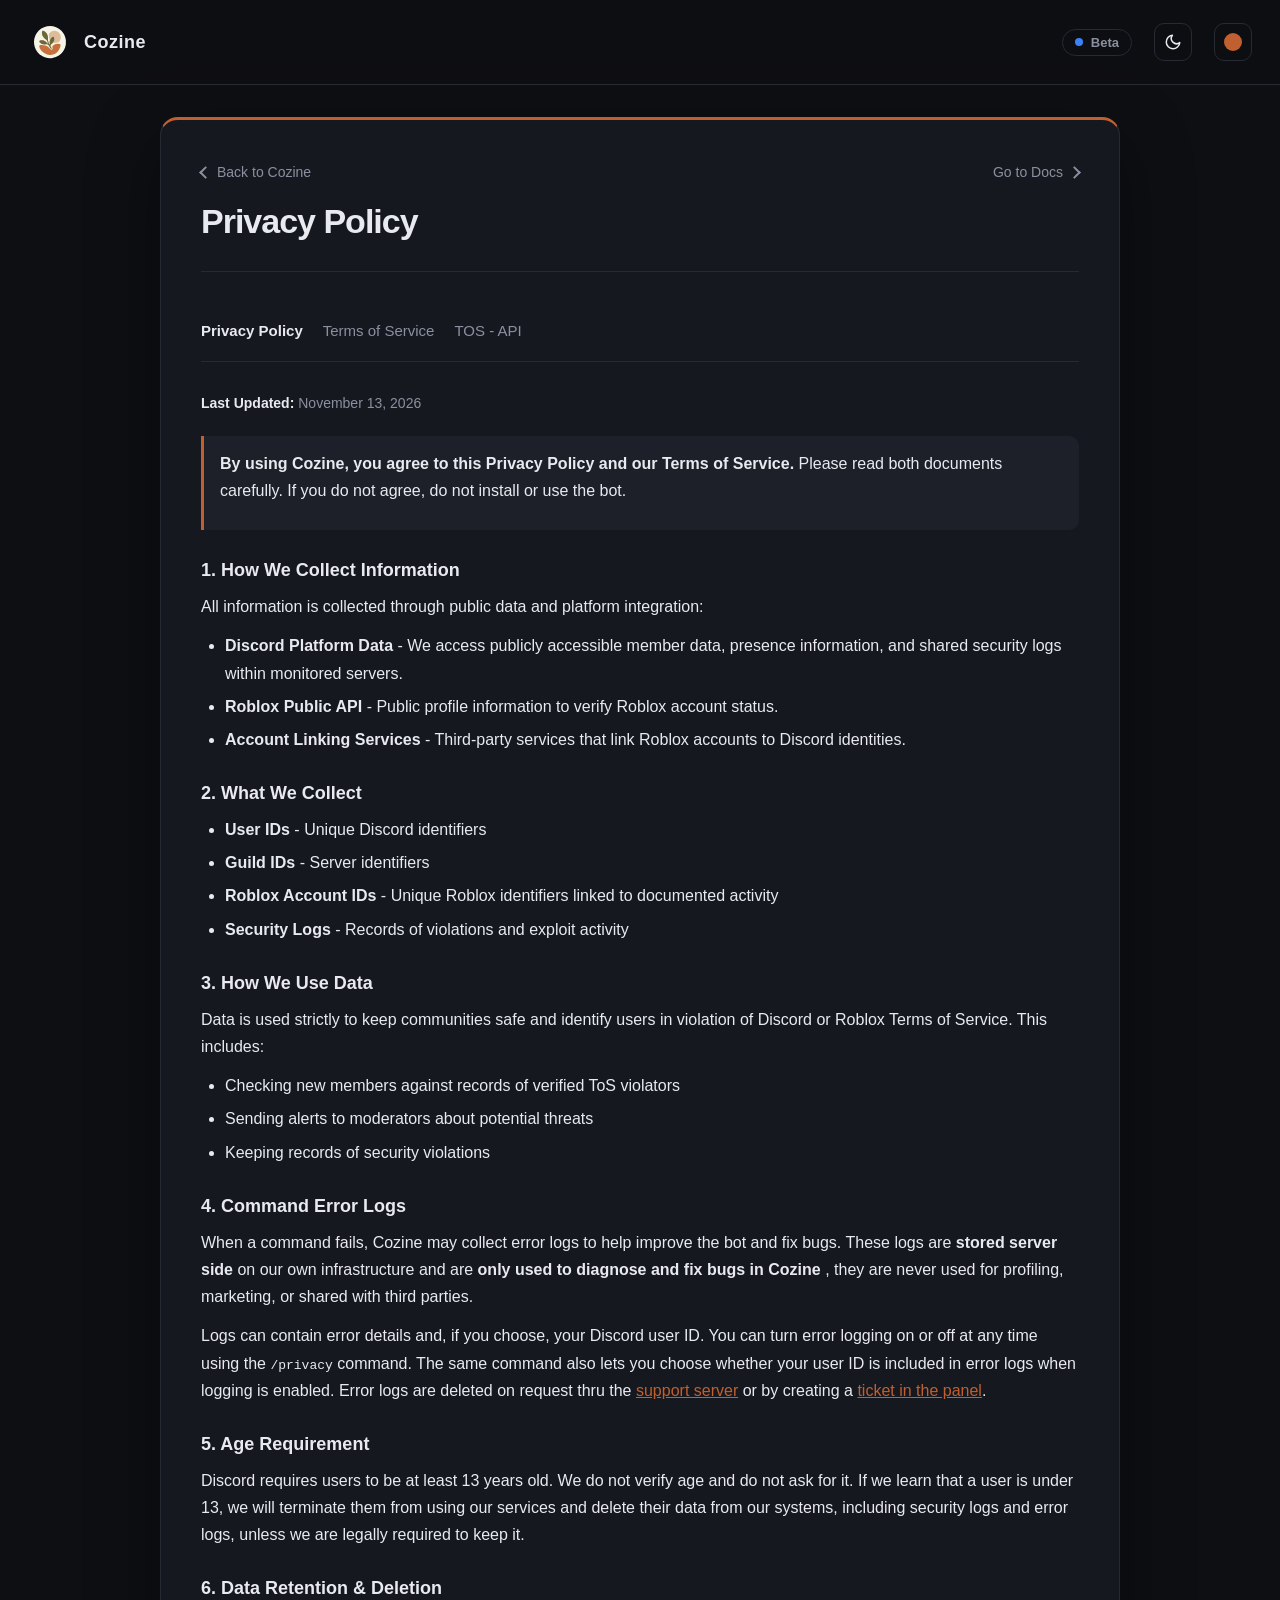
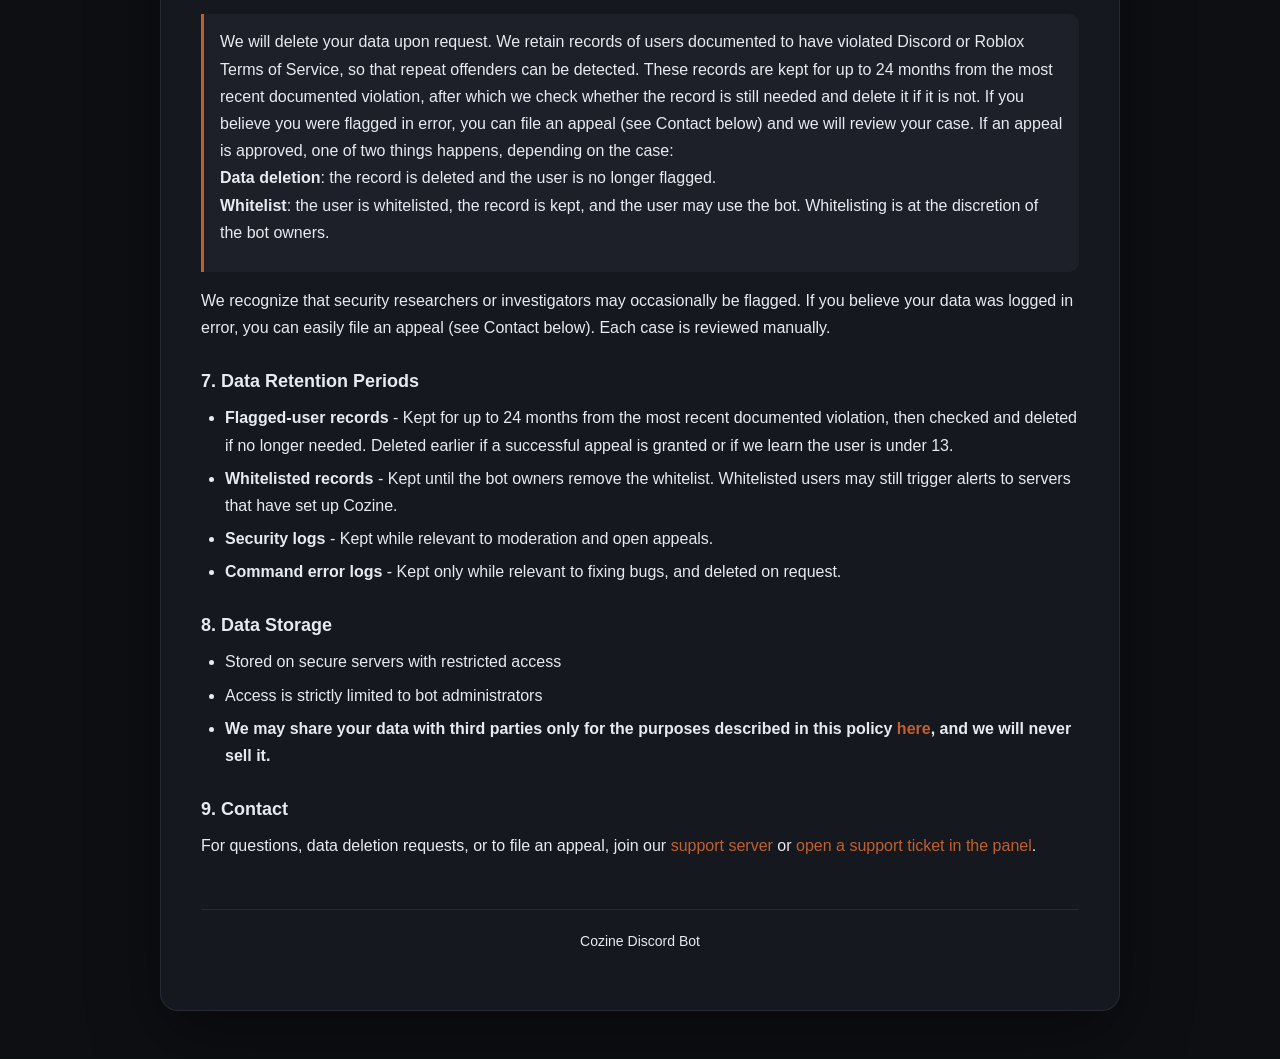
<file: privacy/index.html>
<!DOCTYPE html>
<html lang="en">
<head>
    <meta charset="UTF-8">
    <meta name="viewport" content="width=device-width, initial-scale=1.0">
    <title>Cozine Privacy Policy - Data Collection and Your Choices</title>
    <meta name="description" content="Read the Cozine Privacy Policy to learn what data is collected, how it is used, how long it is kept, and how to request deletion, access, or correction.">
    <meta name="robots" content="index, follow">
    <link rel="canonical" href="https://cozine.xyz/privacy/">
    <link rel="icon" href="../static/CozineLogo.svg">
    <link rel="stylesheet" href="../style.css?v=20261116b">
</head>
<body class="legal">
    <div id="progress"></div>
    <header class="site-head">
        <span class="logo-ring"><img class="logo" src="../static/CozineLogo.svg" alt="Cozine"></span>
        <a class="brand" href="https://cozine.xyz">Cozine</a>
        <span class="status" id="siteStatus" data-state="blue"><span class="dot"></span>Beta</span>
        <button id="themeToggle" class="theme-toggle" aria-label="Toggle theme">
            <svg class="i-sun" width="18" height="18" viewBox="0 0 24 24" fill="none" stroke="currentColor" stroke-width="2" stroke-linecap="round"><circle cx="12" cy="12" r="4"/><path d="M12 2v2M12 20v2M2 12h2M20 12h2M4.9 4.9l1.4 1.4M17.7 17.7l1.4 1.4M4.9 19.1l1.4-1.4M17.7 6.3l1.4-1.4"/></svg>
            <svg class="i-moon" width="18" height="18" viewBox="0 0 24 24" fill="none" stroke="currentColor" stroke-width="2" stroke-linecap="round" stroke-linejoin="round"><path d="M21 12.8A9 9 0 1 1 11.2 3a7 7 0 0 0 9.8 9.8z"/></svg>
        </button>
    </header>
    <div class="container">
        <div class="page-top">
            <a class="back" href="../">Back to Cozine</a>
            <a class="back forward" href="../commands/">Go to Docs</a>
        </div>
        <header>
            <div class="title-row">
                <h1>Privacy Policy</h1>
            </div>
        </header>
        <nav>
            <a class="nav-btn active" href="../privacy/" aria-current="page">Privacy Policy</a>
            <a class="nav-btn" href="../tos/">Terms of Service</a>
            <a class="nav-btn" href="../api-tos/">TOS - API</a>
        </nav>
        <div id="privacy" class="content active">
<p class="last-updated"><strong>Last Updated:</strong> November 13, 2026</p>

            <div class="highlight">
                <p><strong>By using Cozine, you agree to this Privacy Policy and our Terms of Service.</strong> Please read both documents carefully. If you do not agree, do not install or use the bot.</p>
            </div>

            <h2 id="how-we-collect-information">1. How We Collect Information</h2>
            <p>All information is collected through public data and platform integration:</p>
            <ul>
                <li><strong>Discord Platform Data</strong> - We access publicly accessible member data, presence information, and shared security logs within monitored servers.</li>
                <li><strong>Roblox Public API</strong> - Public profile information to verify Roblox account status.</li>
                <li><strong>Account Linking Services</strong> - Third-party services that link Roblox accounts to Discord identities.</li>
            </ul>

            <h2>2. What We Collect</h2>
            <ul>
                <li><strong>User IDs</strong> - Unique Discord identifiers</li>
                <li><strong>Guild IDs</strong> - Server identifiers</li>
                <li><strong>Roblox Account IDs</strong> - Unique Roblox identifiers linked to documented activity</li>
                <li><strong>Security Logs</strong> - Records of violations and exploit activity</li>
            </ul>

            <h2>3. How We Use Data</h2>
            <p>Data is used strictly to keep communities safe and identify users in violation of Discord or Roblox Terms of Service. This includes:</p>
            <ul>
                <li>Checking new members against records of verified ToS violators</li>
                <li>Sending alerts to moderators about potential threats</li>
                <li>Keeping records of security violations</li>
            </ul>

            <h2>4. Command Error Logs</h2>
            <p>When a command fails, Cozine may collect error logs to help improve the bot and fix bugs. These logs are <strong>stored server side</strong> on our own infrastructure and are <strong>only used to diagnose and fix bugs in Cozine</strong> , they are never used for profiling, marketing, or shared with third parties.</p>
            <p>Logs can contain error details and, if you choose, your Discord user ID. You can turn error logging on or off at any time using the <code>/privacy</code> command. The same command also lets you choose whether your user ID is included in error logs when logging is enabled. Error logs are deleted on request thru the <a href="https://discord.gg/3ZBebypZJS" target="_blank"><u>support server</u></a> or by creating a <a href="https://panel.cozine.xyz" target="_blank"><u>ticket in the panel</u></a>.</p>

            <h2>5. Age Requirement</h2>
            <p>Discord requires users to be at least 13 years old. We do not verify age and do not ask for it. If we learn that a user is under 13, we will terminate them from using our services and delete their data from our systems, including security logs and error logs, unless we are legally required to keep it.</p>

            <h2>6. Data Retention & Deletion</h2>
            <div class="highlight">
                <p>We will delete your data upon request. We retain records of users documented to have violated Discord or Roblox Terms of Service, so that repeat offenders can be detected. These records are kept for up to 24 months from the most recent documented violation, after which we check whether the record is still needed and delete it if it is not. If you believe you were flagged in error, you can file an appeal (see Contact below) and we will review your case. If an appeal is approved, one of two things happens, depending on the case:<br><strong>Data deletion</strong>: the record is deleted and the user is no longer flagged.<br><strong>Whitelist</strong>: the user is whitelisted, the record is kept, and the user may use the bot. Whitelisting is at the discretion of the bot owners.</p>
            </div>
            <p>We recognize that security researchers or investigators may occasionally be flagged. If you believe your data was logged in error, you can easily file an appeal (see Contact below). Each case is reviewed manually.</p>

            <h2>7. Data Retention Periods</h2>
            <ul>
                <li><strong>Flagged-user records</strong> - Kept for up to 24 months from the most recent documented violation, then checked and deleted if no longer needed. Deleted earlier if a successful appeal is granted or if we learn the user is under 13.</li>
                <li><strong>Whitelisted records</strong> - Kept until the bot owners remove the whitelist. Whitelisted users may still trigger alerts to servers that have set up Cozine.</li>
                <li><strong>Security logs</strong> - Kept while relevant to moderation and open appeals.</li>
                <li><strong>Command error logs</strong> - Kept only while relevant to fixing bugs, and deleted on request.</li>
            </ul>

            <h2>8. Data Storage</h2>
            <ul>
                <li>Stored on secure servers with restricted access</li>
                <li>Access is strictly limited to bot administrators</li>
                <li><strong>We may share your data with third parties only for the purposes described in this policy <a href="#how-we-collect-information">here</a>, and we will never sell it.</strong></li>
            </ul>

            <h2>9. Contact</h2>
            <p>For questions, data deletion requests, or to file an appeal, join our <a href="https://discord.gg/3ZBebypZJS" target="_blank">support server</a> or <a href="https://panel.cozine.xyz" target="_blank">open a support ticket in the panel</a>.</p>
        </div>
        <footer>
            <p>Cozine Discord Bot</p>
        </footer>
    </div>
    <script src="../static/status.js?v=2026110901"></script>
    <script src="../static/common.js?v=20261116b"></script>
    <script>
    (function () {
        document.body.classList.add('js-reveal');
        var revealEls = document.querySelectorAll('.legal .content h2, .legal .content p, .legal .content ul, .legal .content .highlight');
        if ('IntersectionObserver' in window) {
            var io = new IntersectionObserver(function (entries) {
                entries.forEach(function (en) {
                    if (en.isIntersecting) {
                        en.target.classList.add('reveal-in');
                        io.unobserve(en.target);
                    }
                });
            }, { threshold: 0.12 });
            revealEls.forEach(function (el) { io.observe(el); });
        } else {
            revealEls.forEach(function (el) { el.classList.add('reveal-in'); });
        }
    })();
    </script>
</body>
</html>
</file>
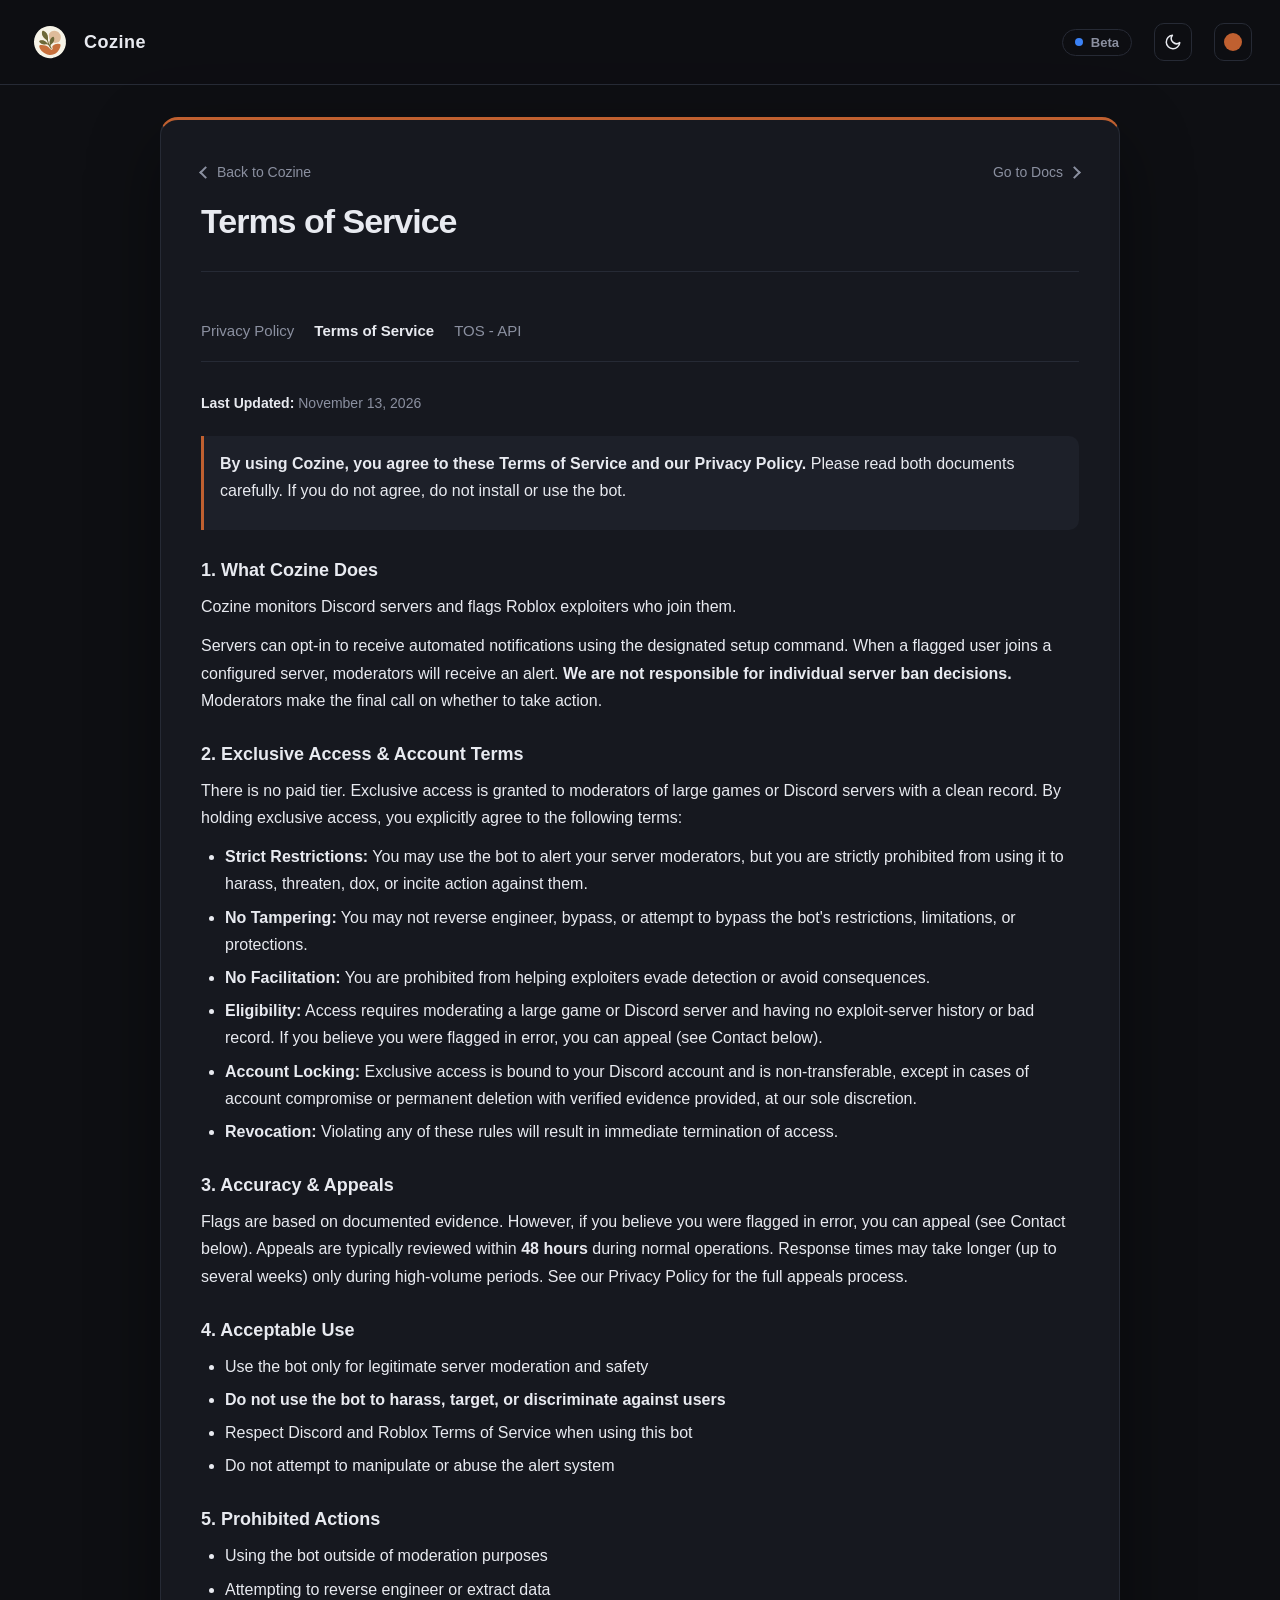
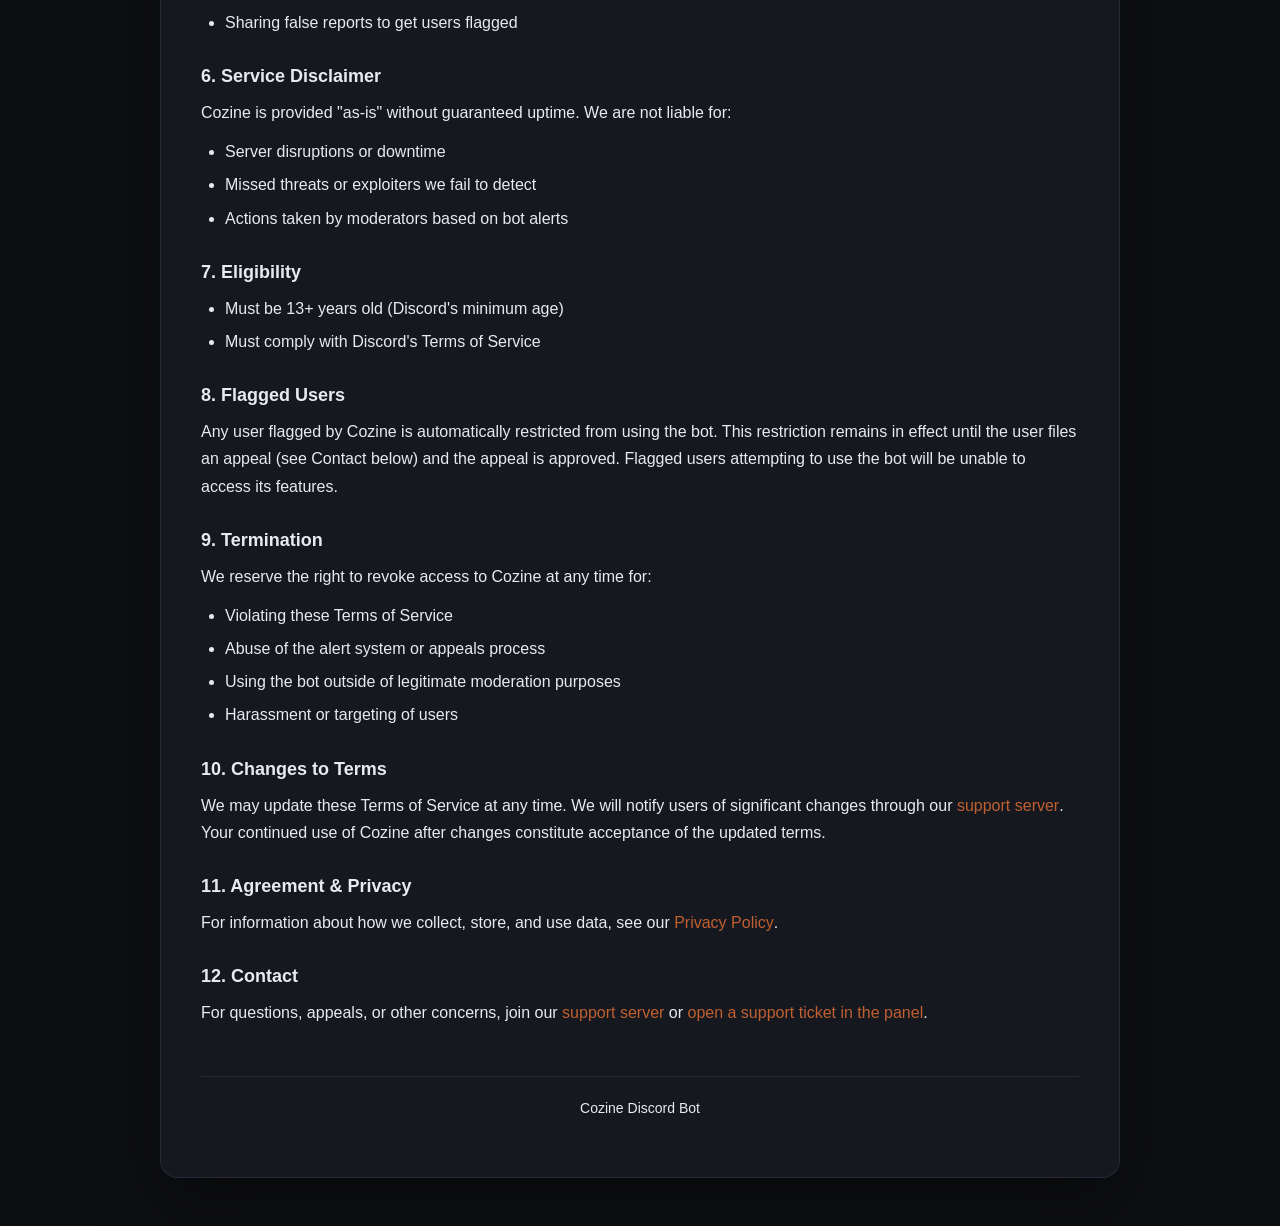
<file: tos/index.html>
<!DOCTYPE html>
<html lang="en">
<head>
    <meta charset="UTF-8">
    <meta name="viewport" content="width=device-width, initial-scale=1.0">
    <title>Cozine Terms of Service - Rules for Using the Cozine Bot</title>
    <meta name="description" content="Read the Cozine Terms of Service for using the Discord bot, website, and related services, including acceptable use, limits, account rules, and enforcement.">
    <meta name="robots" content="index, follow">
    <link rel="canonical" href="https://cozine.xyz/tos/">
    <link rel="icon" href="../static/CozineLogo.svg">
    <link rel="stylesheet" href="../style.css?v=20261116b">
</head>
<body class="legal">
    <div id="progress"></div>
    <header class="site-head">
        <span class="logo-ring"><img class="logo" src="../static/CozineLogo.svg" alt="Cozine"></span>
        <a class="brand" href="https://cozine.xyz">Cozine</a>
        <span class="status" id="siteStatus" data-state="blue"><span class="dot"></span>Beta</span>
        <button id="themeToggle" class="theme-toggle" aria-label="Toggle theme">
            <svg class="i-sun" width="18" height="18" viewBox="0 0 24 24" fill="none" stroke="currentColor" stroke-width="2" stroke-linecap="round"><circle cx="12" cy="12" r="4"/><path d="M12 2v2M12 20v2M2 12h2M20 12h2M4.9 4.9l1.4 1.4M17.7 17.7l1.4 1.4M4.9 19.1l1.4-1.4M17.7 6.3l1.4-1.4"/></svg>
            <svg class="i-moon" width="18" height="18" viewBox="0 0 24 24" fill="none" stroke="currentColor" stroke-width="2" stroke-linecap="round" stroke-linejoin="round"><path d="M21 12.8A9 9 0 1 1 11.2 3a7 7 0 0 0 9.8 9.8z"/></svg>
        </button>
    </header>
    <div class="container">
        <div class="page-top">
            <a class="back" href="../">Back to Cozine</a>
            <a class="back forward" href="../commands/">Go to Docs</a>
        </div>
        <header>
            <div class="title-row">
                <h1>Terms of Service</h1>
            </div>
        </header>
        <nav>
            <a class="nav-btn" href="../privacy/">Privacy Policy</a>
            <a class="nav-btn active" href="../tos/" aria-current="page">Terms of Service</a>
            <a class="nav-btn" href="../api-tos/">TOS - API</a>
        </nav>
        <div id="tos" class="content active">
<p class="last-updated"><strong>Last Updated:</strong> November 13, 2026</p>

            <div class="highlight">
                <p><strong>By using Cozine, you agree to these Terms of Service and our Privacy Policy.</strong> Please read both documents carefully. If you do not agree, do not install or use the bot.</p>
            </div>

            <h2>1. What Cozine Does</h2>
            <p>Cozine monitors Discord servers and flags Roblox exploiters who join them.</p>
            <p>Servers can opt-in to receive automated notifications using the designated setup command. When a flagged user joins a configured server, moderators will receive an alert. <strong>We are not responsible for individual server ban decisions.</strong> Moderators make the final call on whether to take action.</p>

            <h2>2. Exclusive Access & Account Terms</h2>
            <p>There is no paid tier. Exclusive access is granted to moderators of large games or Discord servers with a clean record. By holding exclusive access, you explicitly agree to the following terms:</p>
            <ul>
                <li><strong>Strict Restrictions:</strong> You may use the bot to alert your server moderators, but you are strictly prohibited from using it to harass, threaten, dox, or incite action against them.</li>
                <li><strong>No Tampering:</strong> You may not reverse engineer, bypass, or attempt to bypass the bot's restrictions, limitations, or protections.</li>
                <li><strong>No Facilitation:</strong> You are prohibited from helping exploiters evade detection or avoid consequences.</li>
                <li><strong>Eligibility:</strong> Access requires moderating a large game or Discord server and having no exploit-server history or bad record. If you believe you were flagged in error, you can appeal (see Contact below).</li>
                <li><strong>Account Locking:</strong> Exclusive access is bound to your Discord account and is non-transferable, except in cases of account compromise or permanent deletion with verified evidence provided, at our sole discretion.</li>
                <li><strong>Revocation:</strong> Violating any of these rules will result in immediate termination of access.</li>
            </ul>

            <h2>3. Accuracy & Appeals</h2>
            <p>Flags are based on documented evidence. However, if you believe you were flagged in error, you can appeal (see Contact below). Appeals are typically reviewed within <strong>48 hours</strong> during normal operations. Response times may take longer (up to several weeks) only during high-volume periods. See our Privacy Policy for the full appeals process.</p>

            <h2>4. Acceptable Use</h2>
            <ul>
                <li>Use the bot only for legitimate server moderation and safety</li>
                <li><strong>Do not use the bot to harass, target, or discriminate against users</strong></li>
                <li>Respect Discord and Roblox Terms of Service when using this bot</li>
                <li>Do not attempt to manipulate or abuse the alert system</li>
            </ul>

            <h2>5. Prohibited Actions</h2>
            <ul>
                <li>Using the bot outside of moderation purposes</li>
                <li>Attempting to reverse engineer or extract data</li>
                <li>Sharing false reports to get users flagged</li>
            </ul>

            <h2>6. Service Disclaimer</h2>
            <p>Cozine is provided "as-is" without guaranteed uptime. We are not liable for:</p>
            <ul>
                <li>Server disruptions or downtime</li>
                <li>Missed threats or exploiters we fail to detect</li>
                <li>Actions taken by moderators based on bot alerts</li>
            </ul>

            <h2>7. Eligibility</h2>
            <ul>
                <li>Must be 13+ years old (Discord's minimum age)</li>
                <li>Must comply with Discord's Terms of Service</li>
            </ul>

            <h2>8. Flagged Users</h2>
            <p>Any user flagged by Cozine is automatically restricted from using the bot. This restriction remains in effect until the user files an appeal (see Contact below) and the appeal is approved. Flagged users attempting to use the bot will be unable to access its features.</p>

            <h2>9. Termination</h2>
            <p>We reserve the right to revoke access to Cozine at any time for:</p>
            <ul>
                <li>Violating these Terms of Service</li>
                <li>Abuse of the alert system or appeals process</li>
                <li>Using the bot outside of legitimate moderation purposes</li>
                <li>Harassment or targeting of users</li>
            </ul>

            <h2>10. Changes to Terms</h2>
            <p>We may update these Terms of Service at any time. We will notify users of significant changes through our <a href="https://discord.gg/3ZBebypZJS" target="_blank">support server</a>. Your continued use of Cozine after changes constitute acceptance of the updated terms.</p>

            <h2>11. Agreement & Privacy</h2>
            <p>For information about how we collect, store, and use data, see our <a href="../privacy/">Privacy Policy</a>.</p>

            <h2>12. Contact</h2>
            <p>For questions, appeals, or other concerns, join our <a href="https://discord.gg/3ZBebypZJS" target="_blank">support server</a> or <a href="https://panel.cozine.xyz" target="_blank">open a support ticket in the panel</a>.</p>
        </div>
        <footer>
            <p>Cozine Discord Bot</p>
        </footer>
    </div>
    <script src="../static/status.js?v=2026110901"></script>
    <script src="../static/common.js?v=20261116b"></script>
    <script>
    (function () {
        document.body.classList.add('js-reveal');
        var revealEls = document.querySelectorAll('.legal .content h2, .legal .content p, .legal .content ul, .legal .content .highlight');
        if ('IntersectionObserver' in window) {
            var io = new IntersectionObserver(function (entries) {
                entries.forEach(function (en) {
                    if (en.isIntersecting) {
                        en.target.classList.add('reveal-in');
                        io.unobserve(en.target);
                    }
                });
            }, { threshold: 0.12 });
            revealEls.forEach(function (el) { io.observe(el); });
        } else {
            revealEls.forEach(function (el) { el.classList.add('reveal-in'); });
        }
    })();
    </script>
</body>
</html>
</file>
<file: style.css>
:root {
  --bg: #0e0f13;
  --card: #16181f;
  --card-2: #1d2029;
  --text: #e8eaf0;
  --muted: #8b90a0;
  --accent: #C06030;
  --accent-text: #C06030;
  --on-accent: #ffffff;
  --accent-2: #ffb38a;
  --accent-soft: rgba(192, 96, 48, .16);
  --accent-glow: rgba(192, 96, 48, .45);
  --accent-glow-soft: rgba(192, 96, 48, 0);
  --border: #262a35;
  --head-bg: rgba(14, 15, 19, .72);
  --ripple: rgba(255, 255, 255, .35);
}

body.light {
  --bg: #f6f6f9;
  --card: #ffffff;
  --card-2: #eef0f4;
  --text: #14151a;
  --muted: #5a5f6b;
  --accent-soft: rgba(192, 96, 48, .14);
  --border: #e2e3e9;
  --head-bg: rgba(255, 255, 255, .72);
  --ripple: rgba(0, 0, 0, .12);
}

* {
  box-sizing: border-box;
  margin: 0;
  padding: 0;
}

html {
  overflow-x: hidden;
  overflow-x: clip;
}

img, svg {
  max-width: 100%;
}

/* Long URLs / IDs / tokens must wrap instead of forcing sideways scroll */
.seo a,
.seo li,
.seo p,
.legal a,
.legal li,
.legal p,
code {
  overflow-wrap: anywhere;
  word-break: break-word;
}

/* Tables (if legal content ever includes one) scroll instead of breaking layout */
.legal table {
  display: block;
  max-width: 100%;
  overflow-x: auto;
  -webkit-overflow-scrolling: touch;
}

.legal pre {
  max-width: 100%;
  overflow-x: auto;
  -webkit-overflow-scrolling: touch;
}

body {
  font-family: -apple-system, BlinkMacSystemFont, "Segoe UI", Roboto, Helvetica, Arial, sans-serif;
  color: var(--text);
  background: var(--bg);
  min-height: 100vh;
  display: flex;
  flex-direction: column;
  overflow-x: hidden;
  overflow-x: clip;
  /* Smooth theme fade everywhere, including browsers without
  View-Transition support (most mobile browsers). */
  transition: background-color .3s ease, color .3s ease;
}

.site-head,
.hero,
.site-foot,
.discord-pill,
.legal .container {
  position: relative;
  z-index: 1;
}


.site-head,
.hero,
.site-foot,
.legal .container {
  min-width: 0;
  max-width: 100%;
}


.site-head {
  position: relative;
  overflow: visible;
  display: flex;
  align-items: center;
  gap: 12px;
  padding: 20px 28px;
  border-bottom: 1px solid var(--border);
  background: var(--head-bg);
  /* Header popups (accent color picker) must paint above page content.
  Both header and hero shared z-index:1, and the later-in-DOM hero won -
  burying the popup so its swatches were visible but untappable. */
  z-index: 50;
}

/* Touch: no tap-delay/zoom interference, no grey flash on taps */
button,
a.btn,
.badge {
  touch-action: manipulation;
  -webkit-tap-highlight-color: transparent;
}

.site-head .logo {
  width: 38px;
  height: 38px;
  border-radius: 10px;
}

.site-head .brand {
  font-size: 18px;
  font-weight: 800;
  letter-spacing: .5px;
  color: var(--text);
  text-decoration: none;
}


.hero {
  flex: 1;
  display: flex;
  flex-direction: column;
  justify-content: center;
  gap: 18px;
  width: 100%;
  max-width: 760px;
  margin: 0 auto;
  padding: 64px 28px;
  text-align: left;
}

.title-row {
  display: flex;
  align-items: center;
  gap: 16px;
  flex-wrap: wrap;
}

.hero h1 {
  font-size: 64px;
  font-weight: 800;
  letter-spacing: -2px;
  line-height: 1;
  color: var(--text);
}

.badge {
  position: relative;
  display: inline-flex;
  align-items: center;
  font-size: 13px;
  font-weight: 700;
  letter-spacing: .4px;
  color: var(--accent-text, var(--accent));
  border: 1px solid var(--accent-text, var(--accent));
  border-radius: 999px;
  padding: 5px 12px;
  cursor: default;
  z-index: 5;
  transition: border-radius .25s ease;
}

.badge::before {
  content: '';
  width: 7px;
  height: 7px;
  border-radius: 50%;
  background: var(--accent-text, var(--accent));
  box-shadow: 0 0 10px var(--accent);
  flex: none;
  margin-right: 7px;
}


.badge::after {
  content: '';
  position: absolute;
  top: 100%;
  left: 0;
  right: 0;
  height: 12px;
}

.badge:hover,
.badge.pinned {
  border-radius: 12px;
}

.badge-more {
  max-width: 0;
  opacity: 0;
  overflow: hidden;
  white-space: nowrap;
  margin-left: 0;
  transition: max-width .25s ease, opacity .2s ease, margin-left .25s ease;
}

.badge:hover .badge-more,
.badge.pinned .badge-more {
  max-width: 90px;
  opacity: 1;
  margin-left: 7px;
}

.badge-pin {
  display: inline-flex;
  align-items: center;
  max-width: 0;
  opacity: 0;
  overflow: hidden;
  margin-left: 0;
  transition: max-width .25s ease, opacity .2s ease, margin-left .25s ease;
}

.badge-pin img {
  width: 14px;
  height: 14px;
  display: block;
}

.badge.pinned .badge-pin {
  max-width: 18px;
  opacity: 1;
  margin-left: 7px;
}

.badge .changelog {
  position: absolute;
  top: 100%;
  left: 0;
  margin-top: 10px;
  width: 268px;
  max-width: calc(100vw - 44px);
  text-align: left;
  background: var(--card);
  border: 1px solid var(--border);
  border-radius: 12px;
  padding: 0 14px;
  max-height: 0;
  opacity: 0;
  overflow: hidden;
  z-index: 20;
  box-shadow: 0 14px 34px rgba(0, 0, 0, .28);
  transition: max-height .3s ease, opacity .25s ease, padding .3s ease;
}

.badge:hover .changelog,
.badge.pinned .changelog {
  max-height: 300px;
  opacity: 1;
  padding: 12px 14px;
  transition-delay: .05s;
}

.changelog-head {
  font-weight: 700;
  color: var(--accent-text, var(--accent));
  margin-bottom: 6px;
}

.changelog ul {
  list-style: none;
  margin: 0;
}

.changelog li {
  font-size: 13px;
  font-weight: 500;
  color: var(--text);
  padding: 7px 0;
  border-top: 1px solid var(--border);
  line-height: 1.45;
}

.hero .tag {
  color: var(--muted);
  font-size: 17px;
  line-height: 1.6;
  max-width: 520px;
  min-height: calc(17px * 1.6 * 2);
}

.btns {
  display: flex;
  flex-wrap: wrap;
  gap: 12px;
  margin-top: 6px;
}

a.btn {
  position: relative;
  overflow: hidden;
  display: inline-flex;
  align-items: center;
  justify-content: center;
  padding: 14px 22px;
  border: 1px solid var(--border);
  border-radius: 10px;
  color: var(--text);
  font-size: 15px;
  font-weight: 600;
  text-decoration: none;
  transition: color .2s ease, border-color .2s ease, transform .25s ease;
}

a.btn > span {
  position: relative;
  z-index: 1;
  display: inline-flex;
  align-items: center;
}

a.btn::before {
  content: '';
  position: absolute;
  inset: 0;
  background: var(--accent-soft);
  transform: scaleX(0);
  transform-origin: left;
  transition: transform .25s ease;
  z-index: 0;
}

a.btn:hover {
  border-color: var(--accent);
  color: var(--text);
}

/* primary buttons keep the auto-contrast text (a.btn rules would win otherwise) */
a.btn.primary {
  color: var(--on-accent, #fff);
}
a.btn.primary:hover {
  color: var(--on-accent, #fff);
}

a.btn:hover::before {
  transform: scaleX(1);
}

a.btn::after {
  content: '';
  position: absolute;
  top: 0;
  left: -130%;
  width: 55%;
  height: 100%;
  background: linear-gradient(100deg, transparent, rgba(255, 255, 255, .28), transparent);
  transform: skewX(-18deg);
  opacity: 0;
  z-index: 0;
  pointer-events: none;
}

a.btn:hover::after {
  animation: sheen .6s ease forwards;
}

.primary {
  background: var(--accent);
  border-color: var(--accent);
  color: var(--on-accent, #fff);
  font-weight: 800;
}

.primary::before {
  background: rgba(255, 255, 255, .18);
}

.btn-arrow {
  margin-left: 8px;
  transition: transform .22s ease;
}

.primary:hover .btn-arrow {
  transform: translateX(5px);
}

.ghost {
  background: transparent;
}

.site-foot {
  padding: 22px 28px;
  color: var(--muted);
  font-size: 13px;
  text-align: center;
}

.site-foot .foot-links {
  margin-top: 8px;
  display: flex;
  flex-wrap: wrap;
  justify-content: center;
  gap: 4px 8px;
}

.site-foot .foot-links a {
  color: var(--text);
  text-decoration: underline;
  text-decoration-color: var(--muted);
  text-underline-offset: 3px;
  display: inline-flex;
  align-items: center;
  min-height: 44px;
  padding: 10px 12px;
}

.site-foot .foot-links a:hover,
.site-foot .foot-links a:focus-visible {
  color: var(--accent-text, var(--accent));
  text-decoration-color: currentColor;
}


.seo {
  width: 100%;
  max-width: 760px;
  margin: 0 auto;
  padding: 8px 28px 48px;
  display: flex;
  flex-direction: column;
  gap: 14px;
}

.seo h2 {
  font-size: 24px;
  font-weight: 800;
  letter-spacing: -.5px;
  color: var(--text);
  margin-top: 18px;
}

.seo h3 {
  font-size: 16px;
  font-weight: 700;
  color: var(--text);
}

.seo p,
.seo li {
  color: var(--muted);
  font-size: 15px;
  line-height: 1.65;
}

.seo-grid {
  display: grid;
  grid-template-columns: repeat(3, 1fr);
  gap: 12px;
}

.seo-card {
  background: var(--card);
  border: 1px solid var(--border);
  border-radius: 12px;
  padding: 14px;
  display: flex;
  flex-direction: column;
  gap: 6px;
}

.seo-card p {
  font-size: 14px;
}

.seo-steps {
  padding-left: 20px;
  display: flex;
  flex-direction: column;
  gap: 6px;
}

/* compact permission chips: listed separately, wraps into ~2 rows */
.perm-list {
  list-style: none;
  display: flex;
  flex-wrap: wrap;
  gap: 6px;
  margin: 8px 0;
  padding: 0;
}

.perm-list li {
  font-size: 13px;
  font-weight: 600;
  color: var(--text);
  background: var(--card);
  border: 1px solid var(--border);
  border-radius: 999px;
  padding: 3px 10px;
  white-space: nowrap;
}

@media (max-width: 640px) {
  .seo-grid {
    grid-template-columns: 1fr;
  }
}


.discord-pill {
  position: fixed;
  right: 22px;
  bottom: 22px;
  display: flex;
  align-items: center;
  gap: 8px;
  height: 46px;
  min-width: 46px;
  max-width: 46px;
  padding: 0 12px;
  overflow: hidden;
  color: var(--on-accent, #fff);
  background: var(--accent);
  border-radius: 999px;
  white-space: nowrap;
  text-decoration: none;
  transition: max-width .45s ease, filter .2s ease;
  isolation: isolate;
}

.discord-pill::before {
  content: '';
  position: absolute;
  inset: 0;
  border-radius: inherit;
  box-shadow: 0 0 18px var(--accent-glow);
  opacity: 0;
  animation: pillPulse 2.6s ease-in-out infinite;
  pointer-events: none;
  z-index: -1;
}

.discord-pill:hover {
  max-width: 190px;
  filter: brightness(1.12);
}

.discord-pill .discord-icon {
  flex: 0 0 auto;
  width: 24px;
  height: 24px;
  display: block;
  fill: currentColor;
}

.discord-pill span {
  opacity: 0;
  font-size: 14px;
  font-weight: 600;
  transition: opacity .35s ease .1s;
}

.discord-pill:hover span {
  opacity: 1;
}

@keyframes fadeIn {
  from { opacity: 0; transform: translateY(8px); }
  to   { opacity: 1; transform: translateY(0); }
}


body.legal {
  display: block;
}

.legal .container {
  max-width: 960px;
  margin: 32px auto 48px;
  padding: 44px 40px;
  text-align: left;
  background: var(--card);
  border: 1px solid var(--border);
  border-top: 3px solid var(--accent);
  border-radius: 18px;
  box-shadow: 0 24px 70px rgba(0, 0, 0, .4);
}

.legal .back {
  display: inline-flex;
  align-items: center;
  gap: 7px;
  margin-bottom: 22px;
  color: var(--muted);
  font-size: 14px;
  text-decoration: none;
}

.legal .back::before {
  content: '';
  width: 7px;
  height: 7px;
  border-left: 2px solid currentColor;
  border-bottom: 2px solid currentColor;
  transform: rotate(45deg);
}

.legal .back:hover {
  color: var(--text);
}

.legal .back.forward {
  flex-direction: row-reverse;
}

.legal .back.forward::before {
  transform: rotate(-135deg);
}


.legal .page-top {
  display: flex;
  align-items: center;
  justify-content: space-between;
  gap: 16px;
  margin-bottom: 22px;
}

.legal .page-top .back {
  margin-bottom: 0;
}


.legal header {
  border-bottom: 1px solid var(--border);
  padding-bottom: 20px;
  margin-bottom: 26px;
}

.legal header .title-row {
  margin-bottom: 10px;
}

.legal header h1 {
  font-size: 34px;
  font-weight: 800;
  letter-spacing: -1px;
  color: var(--text);
}

.legal header p {
  color: var(--muted);
  font-size: 15px;
}

.legal nav {
  position: sticky;
  top: 0;
  display: flex;
  gap: 20px;
  margin-bottom: 30px;
  padding: 16px 0 14px;
  border-bottom: 1px solid var(--border);
  background: var(--card);
  z-index: 3;
}

.legal nav button,
.legal nav a.nav-btn {
  text-decoration: none;
  display: inline-block;
  background: none;
  border: none;
  font-size: 15px;
  color: var(--muted);
  cursor: pointer;
  padding: 8px 0;
  position: relative;
}

.legal nav button.active,
.legal nav a.nav-btn.active {
  color: var(--text);
  font-weight: 600;
}

.legal nav button.active::after,
.legal nav a.nav-btn.active::after {
  content: '';
  position: absolute;
  bottom: -15px;
  left: 0;
  right: 0;
  height: 2px;
  background: var(--accent);
}

.legal nav button:hover,
.legal nav a.nav-btn:hover {
  color: var(--text);
}

.legal .content {
  display: none;
}

.legal .content.active {
  display: block;
}

.legal .content h2 {
  font-size: 18px;
  font-weight: 600;
  margin: 30px 0 12px;
  color: var(--text);
}

.legal .content h2[id] {
  scroll-margin-top: 140px;
}

/* Section numbering is defined explicitly in content headings. */

.legal p {
  margin-bottom: 12px;
  color: var(--text);
  line-height: 1.7;
}

.legal ul {
  margin-left: 24px;
  margin-bottom: 12px;
}

.legal li {
  margin-bottom: 6px;
  color: var(--text);
  line-height: 1.7;
}

.legal strong {
  color: var(--text);
}

.legal a {
  position: relative;
  color: var(--accent-text, var(--accent));
  text-decoration: none;
  cursor: pointer;
}

.legal a::after {
  content: '';
  position: absolute;
  left: 0;
  bottom: -2px;
  width: 100%;
  height: 2px;
  background: linear-gradient(90deg, var(--accent-text, var(--accent)), var(--accent-2));
  transform: scaleX(0);
  transform-origin: left;
  transition: transform .25s ease;
}

.legal a:hover::after {
  transform: scaleX(1);
}

.legal .last-updated {
  color: var(--muted);
  font-size: 14px;
  margin-bottom: 20px;
}

.legal .highlight {
  background: var(--card-2);
  border-left: 3px solid var(--accent);
  border-radius: 0 10px 10px 0;
  padding: 14px 16px;
  margin: 15px 0;
}

.legal footer {
  margin-top: 50px;
  padding-top: 20px;
  border-top: 1px solid var(--border);
  color: var(--muted);
  font-size: 14px;
  text-align: center;
}


.logo-ring {
  position: relative;
  display: inline-flex;
  padding: 3px;
  border-radius: 13px;
  isolation: isolate;
}

.logo-ring::after {
  content: '';
  position: absolute;
  inset: 0;
  border-radius: inherit;
  box-shadow: 0 0 22px var(--accent-glow);
  opacity: 0;
  animation: logoPulse 3.4s ease-in-out infinite;
  pointer-events: none;
  z-index: -1;
}

.logo-ring::before {
  display: none;
}

@keyframes logoPulse {
  0%, 100% { opacity: 0; }
  50%      { opacity: 1; }
}

@keyframes pillPulse {
  0%, 100% { opacity: 0; }
  50%      { opacity: 1; }
}

@keyframes sheen {
  0%   { left: -130%; opacity: 1; }
  100% { left: 140%; opacity: 1; }
}


body.js-reveal .legal .content h2,
body.js-reveal .legal .content p,
body.js-reveal .legal .content ul,
body.js-reveal .legal .content .highlight {
  opacity: 0;
  transform: translateY(14px);
  transition: opacity .5s ease, transform .5s ease;
}

body.js-reveal .legal .content .reveal-in {
  opacity: 1;
  transform: none;
}


#progress {
  position: fixed;
  top: 0;
  left: 0;
  width: 100%;
  height: 3px;
  background: var(--accent);
  transform: scaleX(0);
  transform-origin: left;
  z-index: 60;
  pointer-events: none;
}


.hero .title-row,
.hero .tag,
.hero .btns {
  opacity: 0;
  transform: translateY(18px);
  transition: opacity .6s ease, transform .6s ease;
}

.hero.ready .title-row { transition-delay: .05s; }
.hero.ready .tag { transition-delay: .14s; }
.hero.ready .btns { transition-delay: .23s; }

.hero.ready .title-row,
.hero.ready .tag,
.hero.ready .btns {
  opacity: 1;
  transform: none;
}


.accent { color: var(--accent-text, var(--accent)); }


.status {
  display: inline-flex;
  align-items: center;
  gap: 8px;
  margin-left: auto;
  font-size: 13px;
  font-weight: 600;
  color: var(--muted);
  border: 1px solid var(--border);
  border-radius: 999px;
  padding: 5px 12px;
}

.status {
  --dot: #3b82f6;
  --dot-glow: rgba(59, 130, 246, .5);
}
.status[data-state="yellow"] { --dot: #f5b93b; --dot-glow: rgba(245, 185, 59, .5); }
.status[data-state="red"]    { --dot: #ef4444; --dot-glow: rgba(239, 68, 68, .5); }
.status[data-state="blue"]   { --dot: #3b82f6; --dot-glow: rgba(59, 130, 246, .5); }

.status .dot {
  width: 8px;
  height: 8px;
  border-radius: 50%;
  background: var(--dot);
  animation: statusPulse 2s ease-out infinite;
}

@keyframes statusPulse {
  0% { box-shadow: 0 0 0 0 var(--dot-glow); }
  70% { box-shadow: 0 0 0 7px transparent; }
  100% { box-shadow: 0 0 0 0 transparent; }
}


.theme-toggle {
  display: inline-flex;
  align-items: center;
  justify-content: center;
  width: 38px;
  height: 38px;
  margin-left: 10px;
  border: 1px solid var(--border);
  border-radius: 10px;
  background: none;
  color: var(--text);
  cursor: pointer;
  transition: border-color .2s ease;
}

.theme-toggle:hover { border-color: var(--accent); }


.color-btn {
  display: inline-flex;
  align-items: center;
  justify-content: center;
  width: 38px;
  height: 38px;
  margin-left: 10px;
  border: 1px solid var(--border);
  border-radius: 10px;
  background: none;
  cursor: pointer;
  transition: border-color .2s ease;
}

.color-btn:hover { border-color: var(--accent); }

.color-wrap {
  position: relative;
  display: inline-flex;
  margin-left: 10px;
}

.color-wrap .color-btn {
  margin-left: 0;
}

.color-btn .dot-preview {
  width: 18px;
  height: 18px;
  border-radius: 50%;
  background: var(--accent);
}

.color-pop {
  position: absolute;
  top: calc(100% + 10px);
  right: 0;
  left: auto;
  z-index: 70;
  display: none;
  gap: 10px;
  flex-wrap: wrap;
  align-items: center;
  justify-content: flex-start;
  padding: 12px 14px;
  background: var(--card);
  border: 1px solid var(--border);
  border-radius: 12px;
  box-shadow: 0 12px 40px rgba(0, 0, 0, .35);
  /* Shrink-to-fit but never wider than the viewport: the popup grows
  leftwards from the button (right:0) so it can never spill off-page. */
  width: max-content;
  max-width: min(320px, calc(100vw - 32px));
}

.color-pop.open { display: flex; }

.swatch {
  width: 26px;
  height: 26px;
  border-radius: 50%;
  border: 2px solid transparent;
  cursor: pointer;
  padding: 0;
}

.swatch.active { border-color: var(--text); }

.swatch-custom {
  position: relative;
  width: 26px;
  height: 26px;
  border-radius: 50%;
  background: conic-gradient(#f44, #fc3, #3c5, #39f, #a5f, #f44);
  cursor: pointer;
  overflow: hidden;
}

.swatch-custom input {
  position: absolute;
  inset: -8px;
  width: 42px;
  height: 42px;
  opacity: 0;
  cursor: pointer;
}

.theme-toggle .i-sun { display: none; }
.theme-toggle .i-moon { display: block; }
.light .theme-toggle .i-sun { display: block; }
.light .theme-toggle .i-moon { display: none; }


a.btn .ripple {
  position: absolute;
  border-radius: 50%;
  background: var(--ripple);
  transform: scale(0);
  opacity: .6;
  pointer-events: none;
  z-index: 0;
  animation: ripple .6s ease-out forwards;
}

@keyframes ripple {
  to { transform: scale(2.6); opacity: 0; }
}


@media (prefers-reduced-motion: reduce) {
  *, *::before, *::after {
    animation: none !important;
    transition: none !important;
  }

  .hero .title-row,
  .hero .tag,
  .hero .btns {
    opacity: 1 !important;
    transform: none !important;
  }

  body.js-reveal .legal .content h2,
  body.js-reveal .legal .content p,
  body.js-reveal .legal .content ul,
  body.js-reveal .legal .content .highlight {
    opacity: 1 !important;
    transform: none !important;
  }
}

@media (max-width: 600px) {
  .site-head {
    flex-wrap: wrap;
    row-gap: 10px;
    padding: 16px 18px;
  }

  .hero {
    padding: 48px 22px;
    /* single tall glow rooted at the top bar, fading far down -
    same treatment as the panel */
    background:
      radial-gradient(420px 560px at 50% -120px, color-mix(in srgb, var(--accent) 9%, transparent), transparent 78%);
  }

  .hero h1 {
    font-size: 44px;
  }

  .hero .tag {
    font-size: 16px;
  }

  .seo {
    padding: 8px 20px 40px;
  }

  .seo h2 {
    font-size: 21px;
  }

  .legal .container {
    margin: 20px auto 40px;
    padding: 24px 18px;
  }

  .legal header h1 {
    font-size: 26px;
  }

  .legal nav {
    position: static;
    flex-direction: column;
    gap: 10px;
  }

  .legal nav button.active::after,
.legal nav a.nav-btn.active::after {
    display: none;
  }

  .legal nav button,
.legal nav a.nav-btn {
    padding: 8px 12px;
    background: var(--card-2);
    border-radius: 4px;
  }

  .badge .changelog {
    /* Anchored dropdown directly under the badge (same as desktop).
    Closed-state mechanics (max-height/opacity/padding) are untouched.
    right:0-anchored sheets used to land mid-screen, visually underneath
    the hero buttons, instead of under the badge bar. */
    position: absolute;
    top: 100%;
    left: 0;
    right: auto;
    transform: none;
    width: 268px;
    max-width: calc(100vw - 44px);
    margin-top: 10px;
    z-index: 90;
  }

  /* Dropdown must paint above the hero buttons stacked below it. */
  .hero .title-row {
    position: relative;
    z-index: 30;
  }

  .discord-pill {
    right: 16px;
    bottom: calc(16px + env(safe-area-inset-bottom, 0px));
  }
}

@media (max-width: 480px) {
  /* Thumb-friendly full-width buttons */
  .btns a.btn {
    flex: 1 1 100%;
  }
}

@media (max-width: 400px) {
  .site-head {
    gap: 8px;
    padding: 14px 14px;
  }

  .site-head .status {
    font-size: 12px;
    padding: 4px 10px;
  }

  .hero {
    padding: 36px 18px;
  }

  .hero h1 {
    font-size: 34px;
    letter-spacing: -1px;
  }

  .hero .tag {
    font-size: 15px;
  }

  a.btn {
    padding: 13px 18px;
    font-size: 14px;
  }

  .seo {
    padding: 8px 18px 36px;
  }

  .legal .container {
    margin: 14px auto 32px;
    padding: 20px 16px;
    border-radius: 14px;
  }

  .legal header h1 {
    font-size: 23px;
  }
}

/* Coarse pointers (touch): 44px+ tap targets, no hover traps */
@media (hover: none) and (pointer: coarse) {
  .legal nav button,
.legal nav a.nav-btn {
    min-height: 44px;
  }

  a.btn {
    min-height: 48px;
  }

  .theme-toggle {
    width: 44px;
    height: 44px;
  }

  .badge {
    min-height: 44px;
  }

  .swatch,
  .swatch-custom {
    width: 34px;
    height: 34px;
  }
}


@media (hover: none) {
  .badge:not(.pinned):hover {
    border-radius: 999px;
  }

  .badge:not(.pinned):hover .badge-more,
  .badge:not(.pinned):hover .badge-pin {
    max-width: 0;
    opacity: 0;
    margin-left: 0;
  }

  .badge:not(.pinned):hover .changelog {
    max-height: 0;
    opacity: 0;
    padding: 0 14px;
  }
}

/* ---- Touch / keyboard: the "What's new" sheet is hover-only otherwise, so on
   a phone it could never be opened at all. Open it while it has focus (tap or
   Tab) and close it again on Escape / outside tap. ---- */
.badge:focus,
.badge:focus-visible {
  outline: 2px solid var(--accent);
  outline-offset: 2px;
}

.badge:focus .changelog,
.badge:focus-within .changelog {
  max-height: 300px;
  opacity: 1;
  padding: 12px 14px;
  transition-delay: .05s;
}

@media (hover: none) {
  .badge:not(.pinned):focus .changelog,
  .badge:not(.pinned):focus-within .changelog {
    max-height: 300px;
    opacity: 1;
    padding: 12px 14px;
    transition-delay: .05s;
  }
}
</file>
